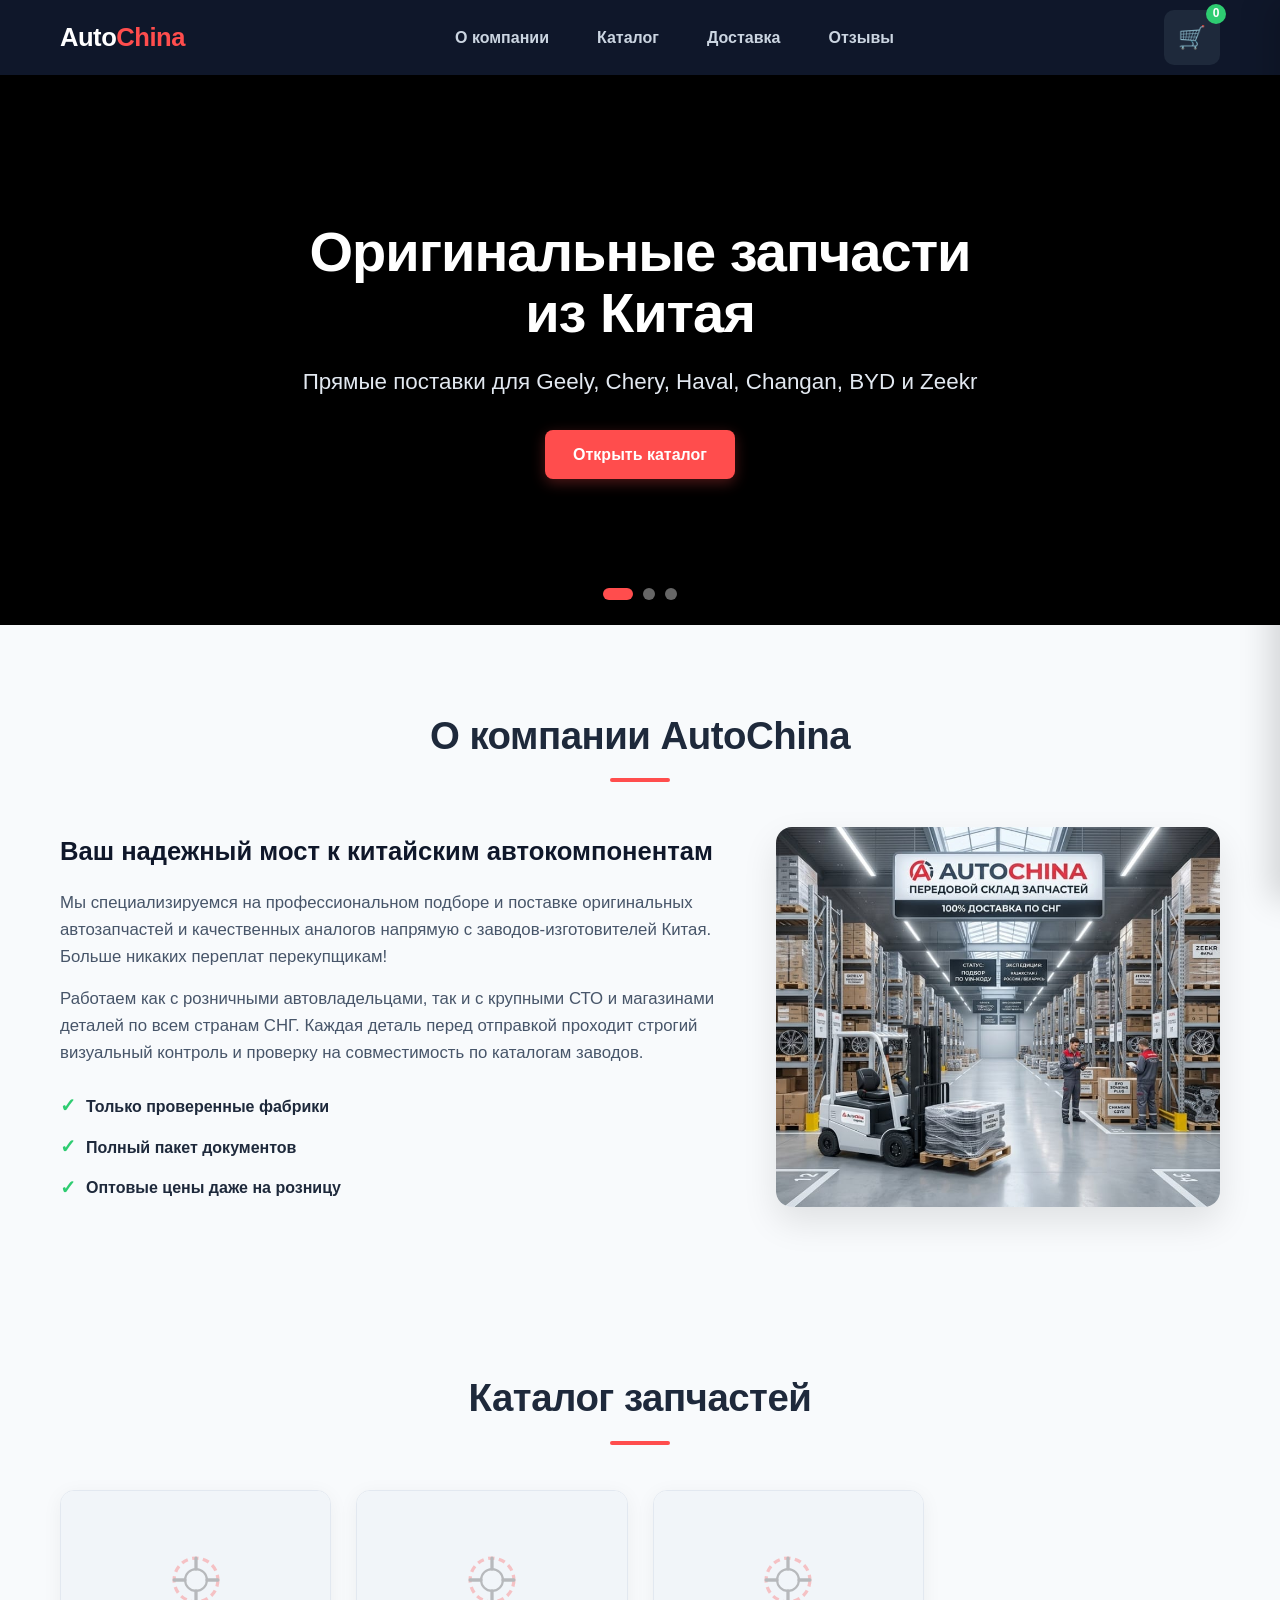
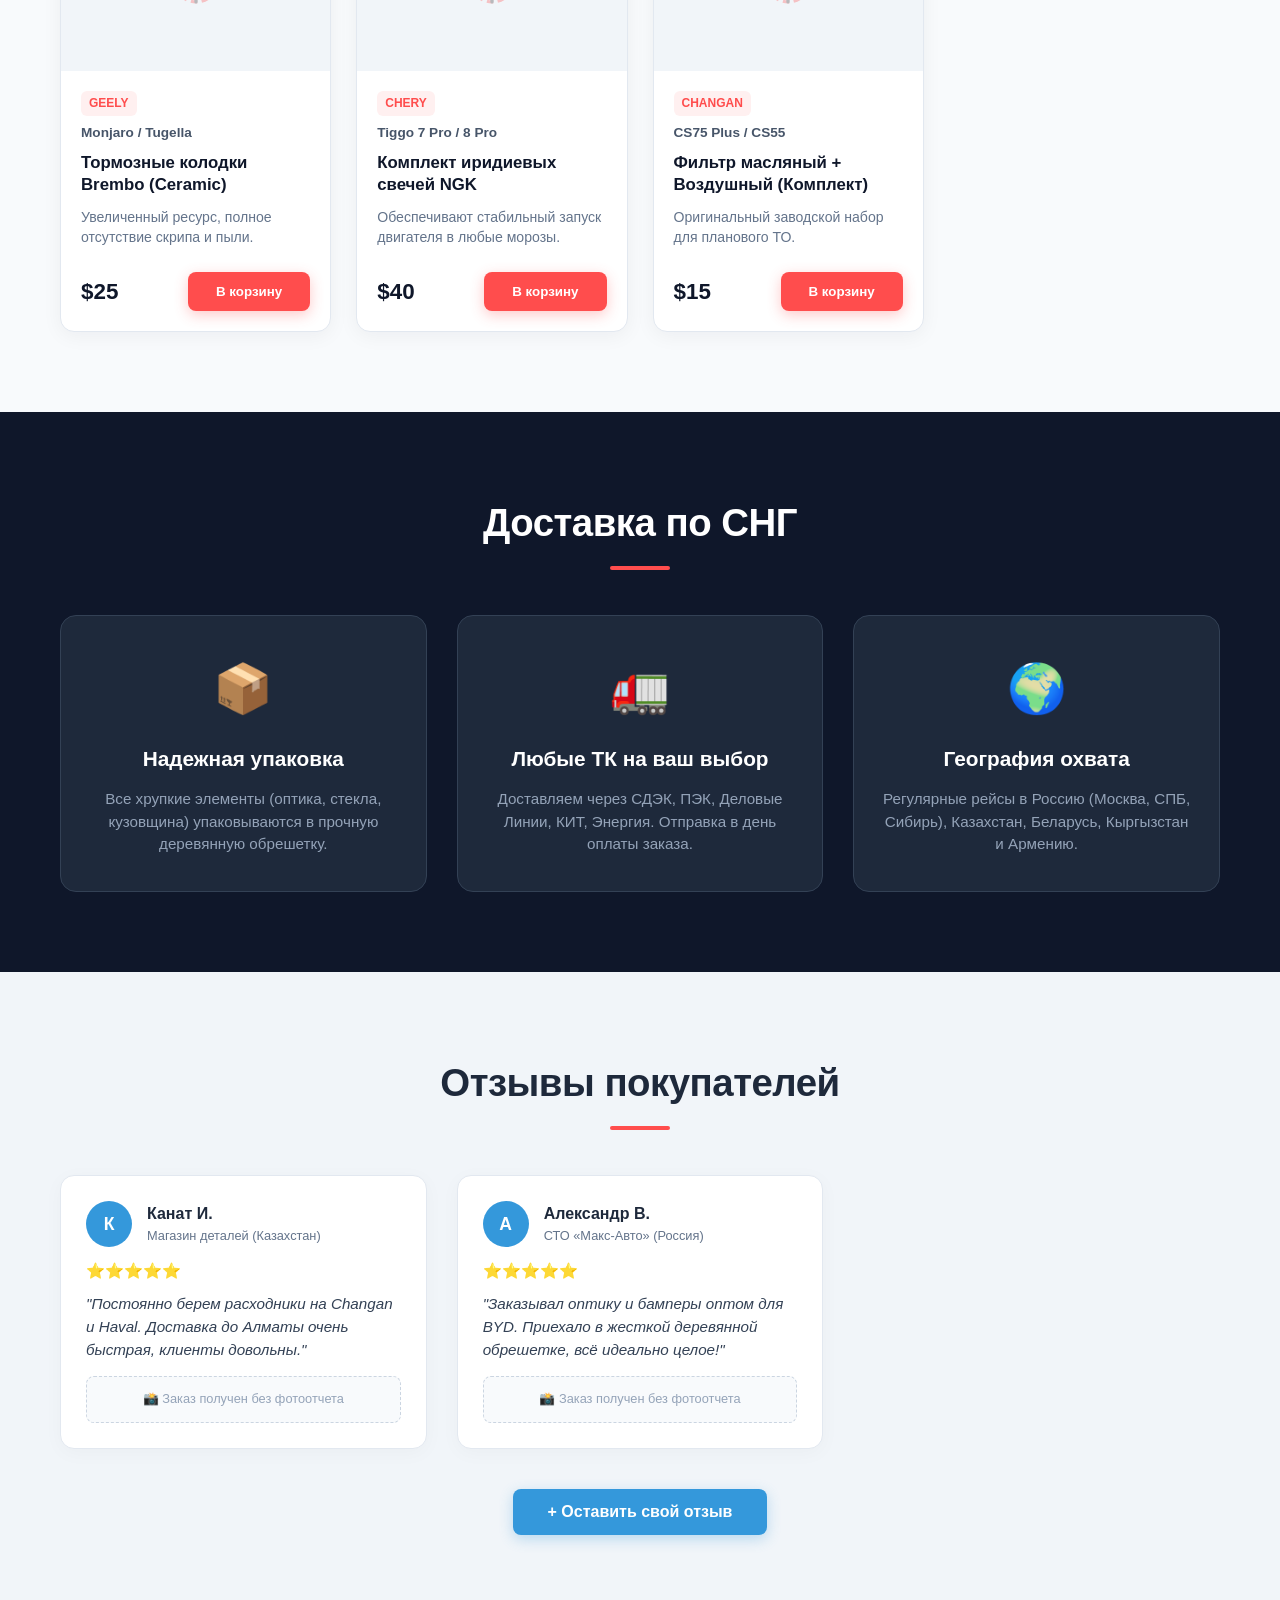
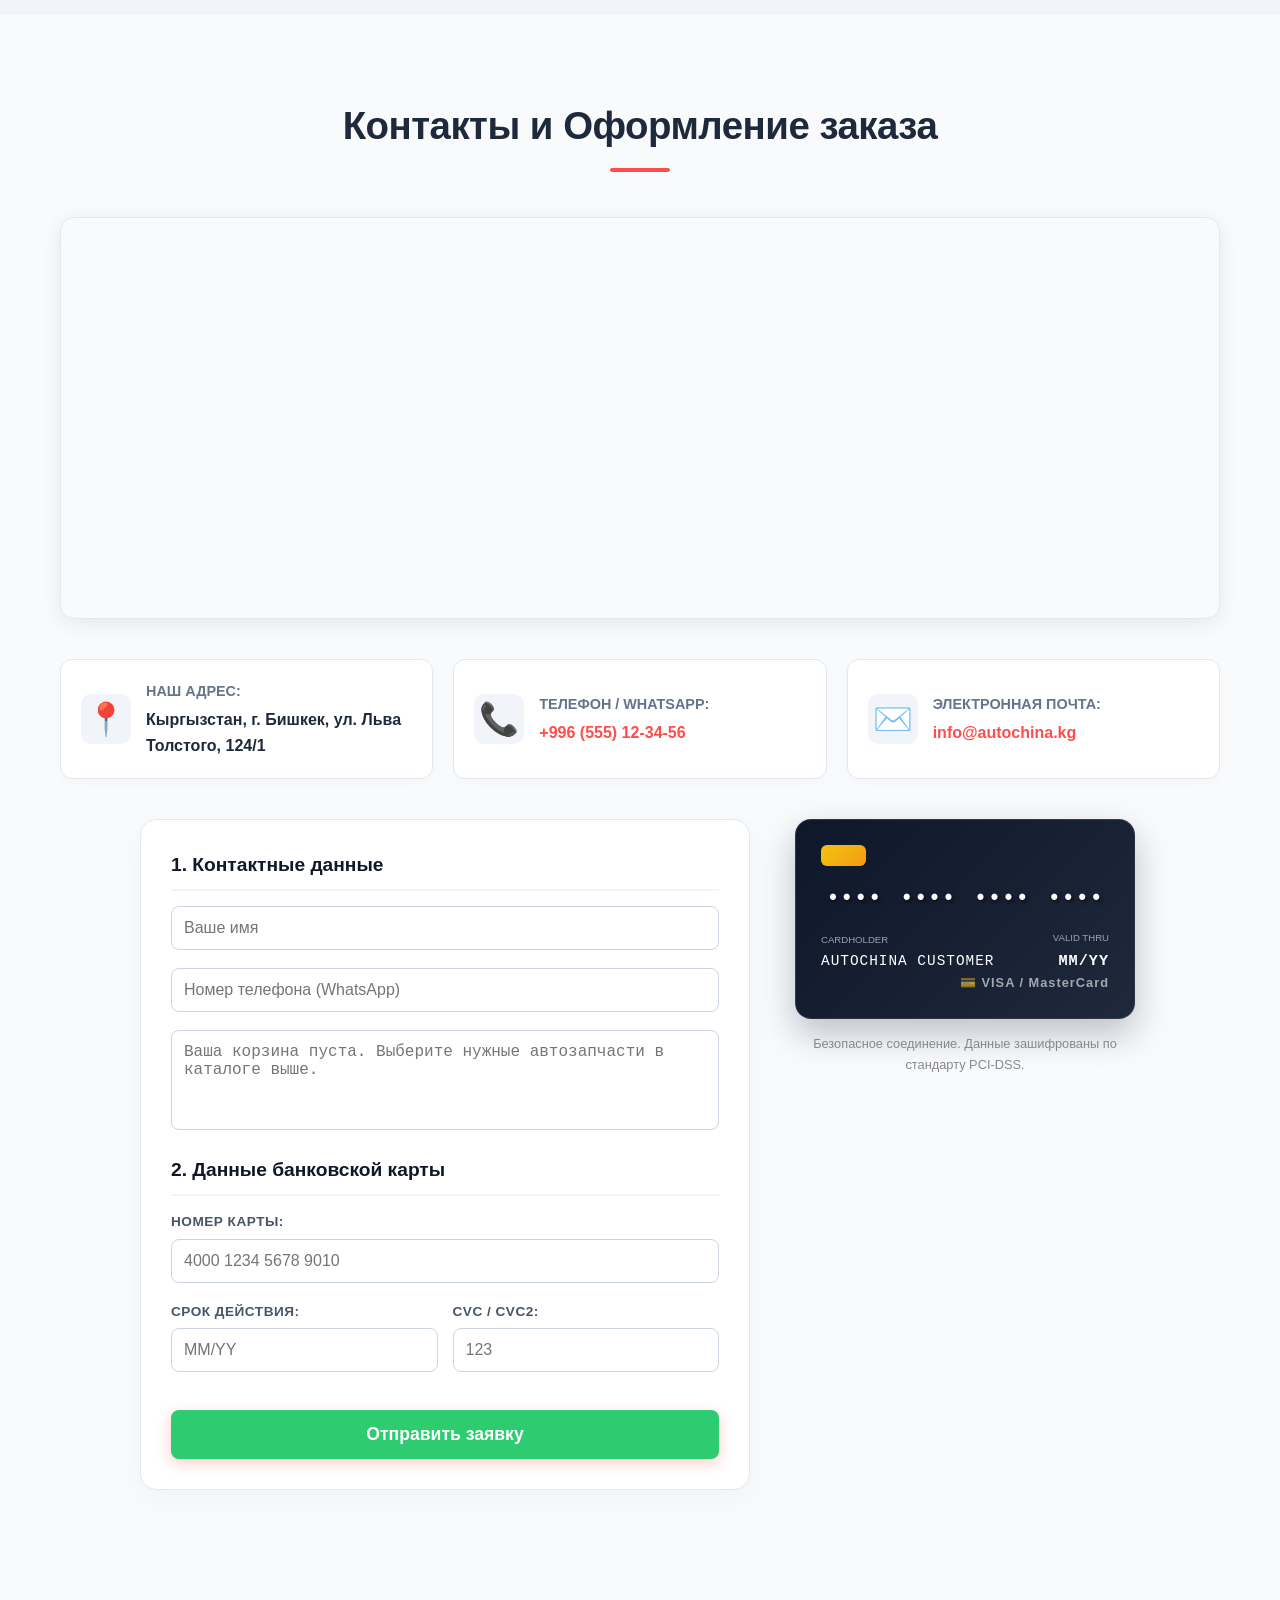
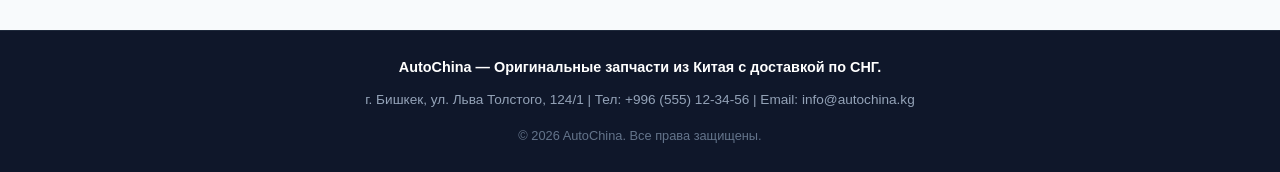
<file: index.html>
<!DOCTYPE html>
<html lang="ru">
<head>
    <meta charset="UTF-8">
    <meta name="viewport" content="width=device-width, initial-scale=1.0">
    <title>AutoChina — Премиум запчасти из Китая с доставкой по СНГ</title>
    <link rel="stylesheet" href="zap.css">
</head>
<body>

    <header class="header">
        <div class="container header__container">
            <a href="#" class="logo">Auto<span>China</span></a>
            
            <button class="menu-burger" id="menu-burger" aria-label="Открыть меню">
                <span></span><span></span><span></span>
            </button>

            <nav class="nav" id="nav">
                <ul class="nav__list">
                    <li><a href="#about" class="nav__link">О компании</a></li>
                    <li><a href="#catalog" class="nav__link">Каталог</a></li>
                    <li><a href="#delivery" class="nav__link">Доставка</a></li>
                    <li><a href="#reviews" class="nav__link">Отзывы</a></li>
                </ul>
            </nav>
            
            <div class="cart-icon-wrapper" id="cart-toggle">
                <span class="cart-icon">🛒</span>
                <span class="cart-counter" id="cart-counter">0</span>
            </div>
        </div>
    </header>

    <div class="cart-sidebar" id="cart-sidebar">
        <div class="cart-sidebar__header">
            <h3>Ваша корзина</h3>
            <button class="cart-sidebar__close" id="cart-close">×</button>
        </div>
        <div class="cart-sidebar__items" id="cart-items">
            <p class="cart-empty-text">Корзина пока пуста</p>
        </div>
        <div class="cart-sidebar__footer">
            <div class="cart-total">Итого: <span id="cart-total-price">$0</span></div>
            <button class="btn cart-checkout-btn" id="cart-checkout">Перейти к оформлению</button>
        </div>
    </div>

    <section class="hero-slider">
        <div class="slider-container" id="slider-container">
            <div class="slide active" style="background-image: linear-gradient(rgba(0,0,0,0.6), rgba(0,0,0,0.6)), url('https://images.unsplash.com/photo-1617814076367-b759c7d7e738?q=80&w=1200&auto=format&fit=crop');">
                <div class="slide-content">
                    <h1>Оригинальные запчасти из Китая</h1>
                    <p>Прямые поставки для Geely, Chery, Haval, Changan, BYD и Zeekr</p>
                    <a href="#catalog" class="btn">Открыть каталог</a>
                </div>
            </div>
            <div class="slide" style="background-image: linear-gradient(rgba(0,0,0,0.6), rgba(0,0,0,0.6)), url('https://images.unsplash.com/photo-1563986768609-322da13575f3?q=80&w=1200&auto=format&fit=crop');">
                <div class="slide-content">
                    <h1>Быстрая доставка по всему СНГ</h1>
                    <p>Отправляем надежными ТК в Россию, Казахстан, Беларусь и другие страны</p>
                    <a href="#delivery" class="btn" style="background-color: #3498db;">Подробнее о доставке</a>
                </div>
            </div>
            <div class="slide" style="background-image: linear-gradient(rgba(0,0,0,0.6), rgba(0,0,0,0.6)), url('https://images.unsplash.com/photo-1507136566006-cfc505b114fc?q=80&w=1200&auto=format&fit=crop');">
                <div class="slide-content">
                    <h1>100% Подбор по VIN-коду</h1>
                    <p>Гарантируем точное соответствие каждой детали вашему автомобилю</p>
                    <a href="#contacts" class="btn" style="background-color: #2ecc71;">Оставить заявку</a>
                </div>
            </div>
        </div>
        <div class="slider-dots" id="slider-dots"></div>
    </section>

    <section id="about" class="about">
        <div class="container">
            <h2 class="section-title">О компании AutoChina</h2>
            <div class="about-grid">
                <div class="about-text">
                    <h3>Ваш надежный мост к китайским автокомпонентам</h3>
                    <p>Мы специализируемся на профессиональном подборе и поставке оригинальных автозапчастей и качественных аналогов напрямую с заводов-изготовителей Китая. Больше никаких переплат перекупщикам!</p>
                    <p>Работаем как с розничными автовладельцами, так и с крупными СТО и магазинами деталей по всем странам СНГ. Каждая деталь перед отправкой проходит строгий визуальный контроль и проверку на совместимость по каталогам заводов.</p>
                    <div class="about-features">
                        <div class="feature-badge"><span>✓</span> Только проверенные фабрики</div>
                        <div class="feature-badge"><span>✓</span> Полный пакет документов</div>
                        <div class="feature-badge"><span>✓</span> Оптовые цены даже на розницу</div>
                    </div>
                </div>
                <div class="about-img-box">
                    <img src="./sklad — копия.jpeg" alt="Склад запчастей">
                </div>
            </div>
        </div>
    </section>

    <section id="catalog" class="catalog">
        <div class="container">
            <h2 class="section-title">Каталог запчастей</h2>
            <div class="grid-catalog" id="catalog-grid"></div>
        </div>
    </section>

    <section id="delivery" class="delivery">
        <div class="container">
            <h2 class="section-title">Доставка по СНГ</h2>
            <div class="delivery-cards">
                <div class="del-card">
                    <div class="del-card__icon">📦</div>
                    <h4>Надежная упаковка</h4>
                    <p>Все хрупкие элементы (оптика, стекла, кузовщина) упаковываются в прочную деревянную обрешетку.</p>
                </div>
                <div class="del-card">
                    <div class="del-card__icon">🚛</div>
                    <h4>Любые ТК на ваш выбор</h4>
                    <p>Доставляем через СДЭК, ПЭК, Деловые Линии, КИТ, Энергия. Отправка в день оплаты заказа.</p>
                </div>
                <div class="del-card">
                    <div class="del-card__icon">🌍</div>
                    <h4>География охвата</h4>
                    <p>Регулярные рейсы в Россию (Москва, СПБ, Сибирь), Казахстан, Беларусь, Кыргызстан и Армению.</p>
                </div>
            </div>
        </div>
    </section>

    <section id="reviews" class="reviews">
        <div class="container" style="text-align: center;">
            <h2 class="section-title">Отзывы покупателей</h2>
            <div class="grid-reviews" id="reviews-grid"></div>
            <button id="open-review-modal-btn" class="btn btn-review">+ Оставить свой отзыв</button>
        </div>
    </section>

    <div class="modal-overlay" id="review-modal">
        <div class="modal-window">
            <div class="modal-window__header">
                <h3>Написать отзыв</h3>
                <button id="close-review-modal-btn" class="modal-window__close">×</button>
            </div>
            <form id="add-review-form" style="padding: 20px;">
                <div class="form-group">
                    <label>Ваше имя:</label>
                    <input type="text" id="review-name" placeholder="Пример: Иван И." required class="form__input">
                </div>
                <div class="form-group">
                    <label>Ваше авто / Компания:</label>
                    <input type="text" id="review-status" placeholder="Пример: Владелец Geely Monjaro" required class="form__input">
                </div>
                <div class="form-group">
                    <label>Ваша оценка:</label>
                    <select id="review-stars" class="form__input">
                        <option value="⭐⭐⭐⭐⭐">5 из 5 (Отлично)</option>
                        <option value="⭐⭐⭐⭐">4 из 5 (Хорошо)</option>
                        <option value="⭐⭐⭐">3 из 5 (Нормально)</option>
                        <option value="⭐⭐">2 из 5 (Плохо)</option>
                        <option value="⭐">1 из 5 (Ужасно)</option>
                    </select>
                </div>
                <div class="form-group">
                    <label>Текст отзыва:</label>
                    <textarea id="review-text" placeholder="Напишите ваш отзыв здесь..." required class="form__input" style="height: 90px; resize: none;"></textarea>
                </div>
                <div class="form-group">
                    <label>Прикрепить фото к отзыву:</label>
                    <input type="file" id="review-file" accept="image/*" class="form__input">
                </div>
                <button type="submit" class="btn" style="width: 100%; margin-top: 10px;">Опубликовать на сайт</button>
            </form>
        </div>
    </div>

    <section id="admin-panel" class="admin-panel style-admin-hidden">
        <div class="container">
            <h2 class="section-title">Панель управления запчастями (Секретный режим)</h2>
            <div class="admin-wrapper">
                <form id="admin-form" class="admin-form">
                    <h3>Добавить новую деталь на сайт</h3>
                    <div class="form-group">
                        <label>Название запчасти:</label>
                        <input type="text" id="admin-title" placeholder="Тормозные диски вентилируемые" required class="form__input">
                    </div>
                    <div class="admin-grid-inputs">
                        <div class="form-group">
                            <label>Марка авто:</label>
                            <input type="text" id="admin-brand" placeholder="Geely, Chery" required class="form__input">
                        </div>
                        <div class="form-group">
                            <label>Модели:</label>
                            <input type="text" id="admin-models" placeholder="Monjaro, Tugella" required class="form__input">
                        </div>
                        <div class="form-group">
                            <label>Цена ($):</label>
                            <input type="number" id="admin-price" placeholder="150" required class="form__input">
                        </div>
                    </div>
                    <div class="form-group">
                        <label>Описание:</label>
                        <input type="text" id="admin-desc" placeholder="Усиленный ресурс" required class="form__input">
                    </div>
                    <div class="form-group">
                        <label>Загрузить фото товара:</label>
                        <input type="file" id="admin-file" accept="image/*" class="form__input">
                    </div>
                    <button type="submit" class="btn" style="background-color: #2ecc71; width:100%;">Опубликовать деталь</button>
                </form>
            </div>
        </div>
    </section>

    <section id="contacts" class="contacts">
        <div class="container">
            <h2 class="section-title">Контакты и Оформление заказа</h2>
            <div class="map-wrapper" style="width: 100%; margin-top: 20px; margin-bottom: 40px; border-radius: 14px; overflow: hidden; box-shadow: 0 4px 20px rgba(0,0,0,0.08); border: 1px solid #e2e8f0;">
    <iframe 
        src="https://www.google.com/maps/embed?pb=!1m18!1m12!1m3!1d2924.444583163148!2d74.56847057659424!3d42.863456803816654!2m3!1f0!2f0!3f0!3m2!1i1024!2i768!4f13.1!3m3!1m2!1s0x389ec83bdfdcf501%3A0x67db9b1a50a3000!2z0YPQuy4g0JvRjNCy0LAg0KLQvtC70YHRgtC-0LPQviwg0JHQuNGI0LrQtdC6!5e0!3m2!1sru!2skg!4v1718025000000!5m2!1sru!2skg" 
        width="100%" 
        height="400" 
        style="border:0; display: block;" 
        allowfullscreen="" 
        loading="lazy" 
        referrerpolicy="no-referrer-when-downgrade">
    </iframe>
</div>
            <div class="contact-info-badges">
                <div class="info-badge">
                    <span class="info-badge__icon">📍</span>
                    <div>
                        <h4>Наш адрес:</h4>
                        <p>Кыргызстан, г. Бишкек, ул. Льва Толстого, 124/1</p>
                    </div>
                </div>
                <div class="info-badge">
                    <span class="info-badge__icon">📞</span>
                    <div>
                        <h4>Телефон / WhatsApp:</h4>
                        <p><a href="https://wa.me/996555123456" target="_blank" class="contact-link">+996 (555) 12-34-56</a></p>
                    </div>
                </div>
                <div class="info-badge">
                    <span class="info-badge__icon">✉️</span>
                    <div>
                        <h4>Электронная почта:</h4>
                        <p><a href="mailto:info@autochina.kg" class="contact-link">info@autochina.kg</a></p>
                    </div>
                </div>
            </div>

            <div class="order-payment-container">
                <div class="form-wrapper">
                    <form class="form" id="order-form">
                        <h3>1. Контактные данные</h3>
                        <div class="form-group">
                            <input type="text" placeholder="Ваше имя" required class="form__input">
                        </div>
                        <div class="form-group">
                            <input type="tel" placeholder="Номер телефона (WhatsApp)" required class="form__input">
                        </div>
                        <div class="form-group">
                            <textarea id="form-car-vin" placeholder="Ваша корзина пуста. Выберите нужные автозапчасти в каталоге выше." required class="form__input" style="height: 100px; resize: none;"></textarea>
                        </div>
                        
                        <h3 style="margin-top: 25px; margin-bottom: 15px;">2. Данные банковской карты</h3>
                        <div class="form-group">
                            <label>Номер карты:</label>
                            <input type="text" id="card-input-number" placeholder="4000 1234 5678 9010" maxlength="19" required class="form__input">
                        </div>
                        <div style="display: grid; grid-template-columns: 1fr 1fr; gap: 15px;">
                            <div class="form-group">
                                <label>Срок действия:</label>
                                <input type="text" id="card-input-expiry" placeholder="MM/YY" maxlength="5" required class="form__input">
                            </div>
                            <div class="form-group">
                                <label>CVC / CVC2:</label>
                                <input type="password" id="card-input-cvc" placeholder="123" maxlength="3" required class="form__input">
                            </div>
                        </div>
                        <button type="submit" class="btn form__btn" style="width: 100%; margin-top: 20px; background-color: #2ecc71; font-size: 1.1rem; padding: 14px;">Отправить заявку</button>
                    </form>
                </div>

                <div class="card-visual-wrapper">
                    <div class="bank-card" id="bank-card-view">
                        <div class="bank-card__chip"></div>
                        <div class="bank-card__number" id="card-view-number">•••• •••• •••• ••••</div>
                        <div class="bank-card__row">
                            <div>
                                <div class="bank-card__label">CARDHOLDER</div>
                                <div class="bank-card__holder">AUTOCHINA CUSTOMER</div>
                            </div>
                            <div style="text-align: right;">
                                <div class="bank-card__label">VALID THRU</div>
                                <div class="bank-card__expiry" id="card-view-expiry">MM/YY</div>
                            </div>
                        </div>
                        <div class="bank-card__system">💳 VISA / MasterCard</div>
                    </div>
                    <p style="font-size: 0.8rem; color: #888; text-align: center; margin-top: 15px; max-width: 320px;">
                        Безопасное соединение. Данные зашифрованы по стандарту PCI-DSS.
                    </p>
                </div>
            </div>
        </div>
    </section>

    <footer class="footer">
        <div class="container">
            <p style="margin-bottom: 10px; font-weight: 600; color: #fff;">AutoChina — Оригинальные запчасти из Китая с доставкой по СНГ.</p>
            <p style="font-size: 0.85rem; margin-bottom: 15px;">
                г. Бишкек, ул. Льва Толстого, 124/1 | Тел: +996 (555) 12-34-56 | Email: info@autochina.kg
            </p>
            <p style="font-size: 0.8rem; color: #64748b;">&copy; 2026 AutoChina. Все права защищены.</p>
        </div>
    </footer>

    <script src="zap.js"></script>
</body>
</html>
</file>
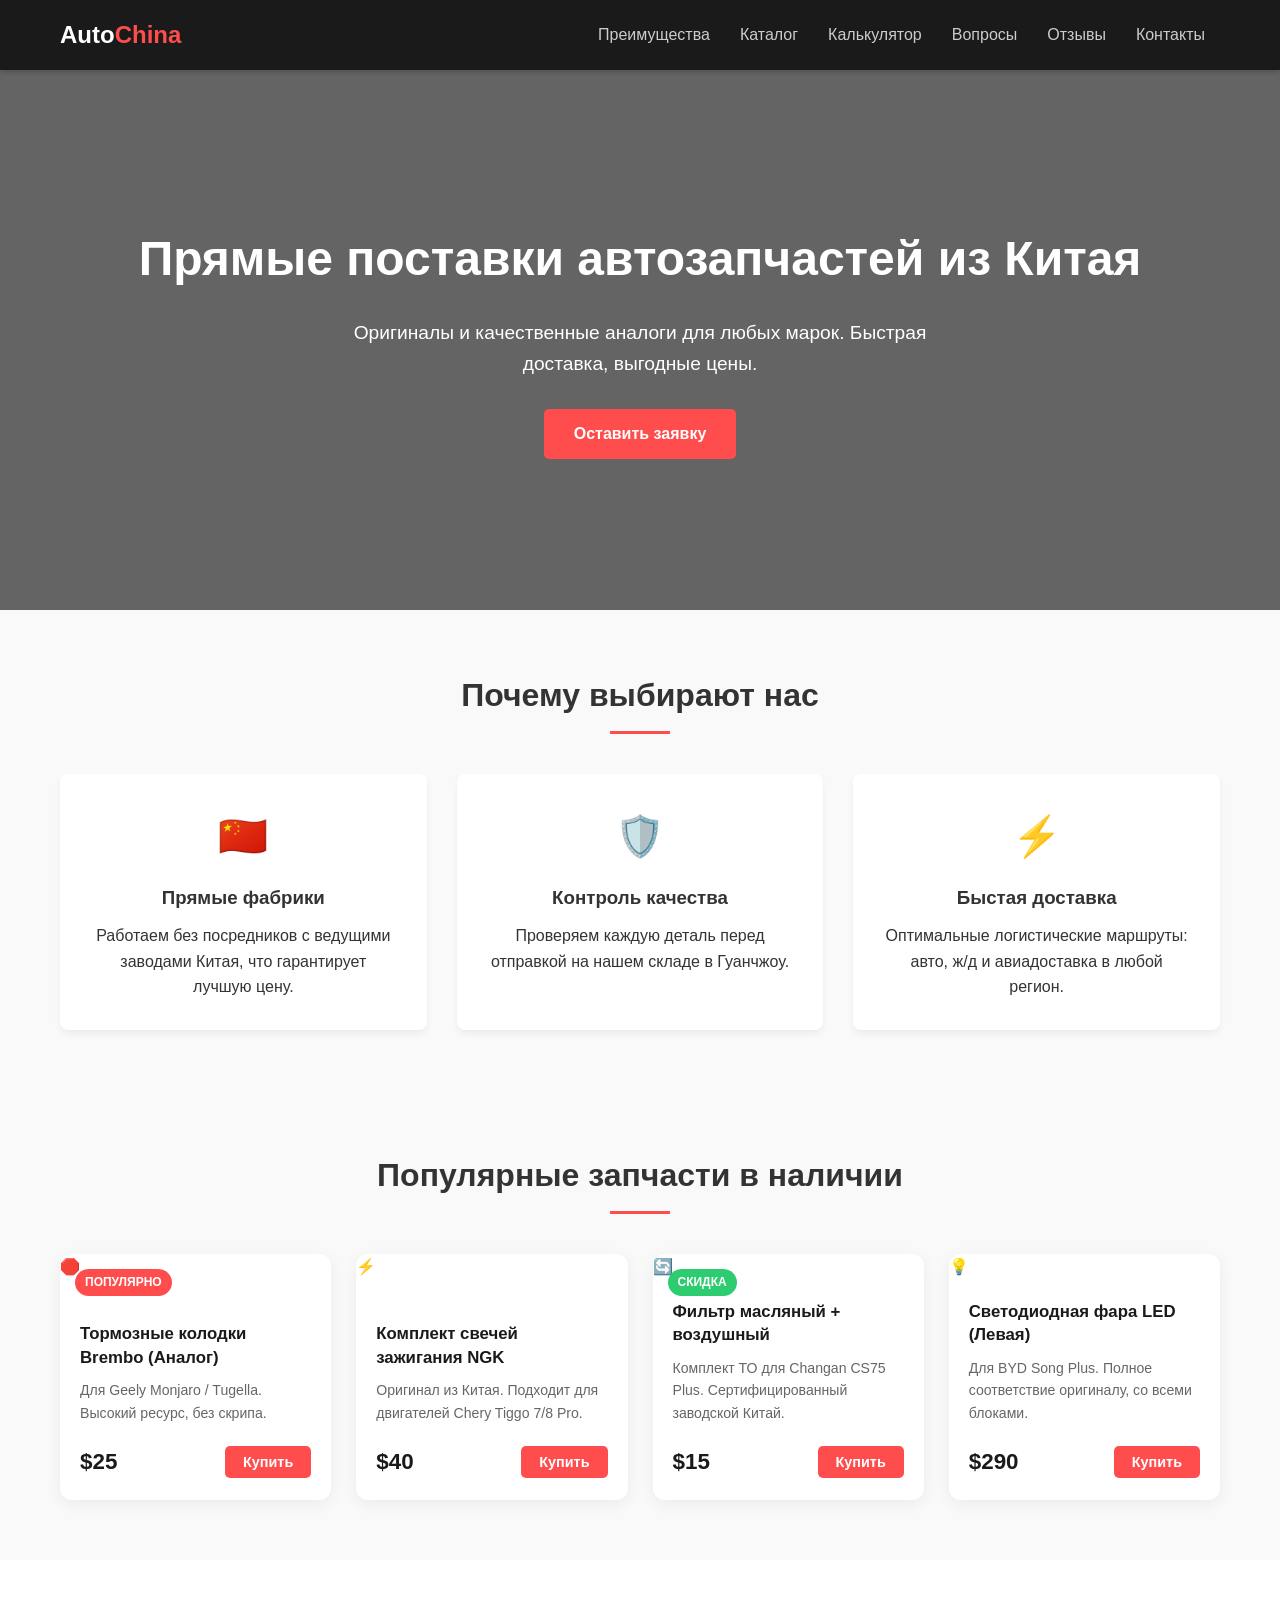
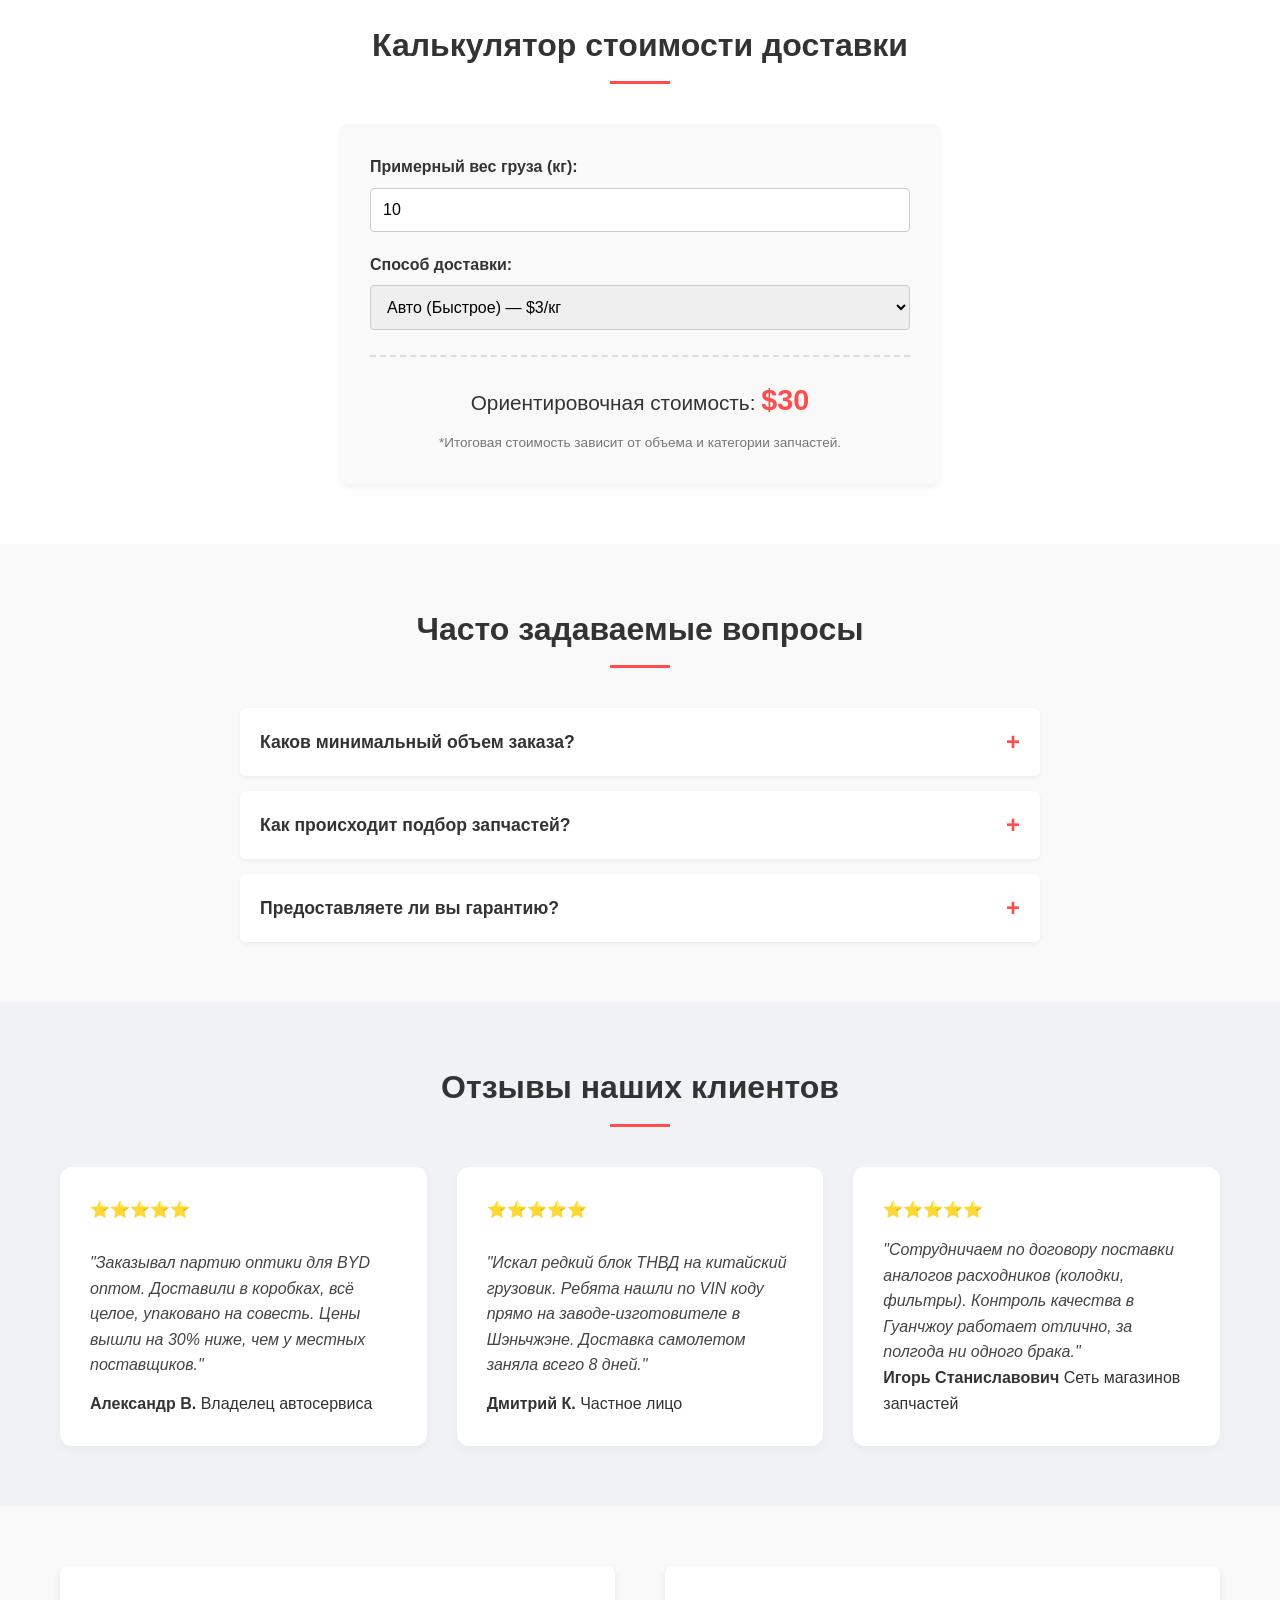
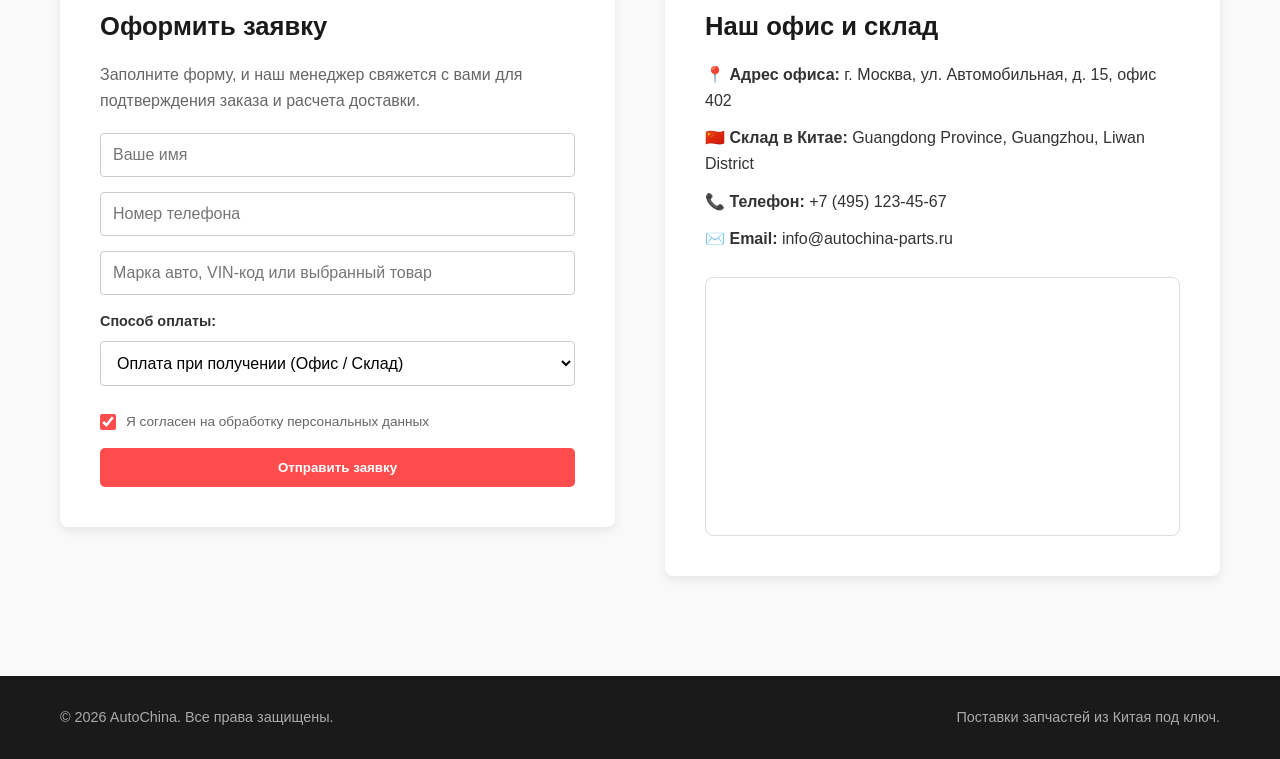
<file: auto.html>
<!DOCTYPE html>
<html lang="ru">
<head>
    <meta charset="UTF-8">
    <meta name="viewport" content="width=device-width, initial-scale=1.0">
    <title>AutoChina — Автозапчасти из Китая оптом и в розницу</title>
    <link rel="stylesheet" href="auto.css">
</head>
<body>

    <header class="header">
        <div class="container header__container">
            <a href="#" class="logo">Auto<span>China</span></a>
            <nav class="nav" id="nav">
                <ul class="nav__list">
                    <li><a href="#advantages" class="nav__link">Преимущества</a></li>
                    <li><a href="#catalog" class="nav__link">Каталог</a></li>
                    <li><a href="#calculator" class="nav__link">Калькулятор</a></li>
                    <li><a href="#faq" class="nav__link">Вопросы</a></li>
                    <li><a href="#reviews" class="nav__link">Отзывы</a></li>
                    <li><a href="#contacts" class="nav__link">Контакты</a></li>
                </ul>
            </nav>
            <button class="burger" id="burger" aria-label="Открыть меню">
                <span></span><span></span><span></span>
            </button>
        </div>
    </header>

    <section class="hero">
        <div class="container hero__container">
            <h1 class="hero__title">Прямые поставки автозапчастей из Китая</h1>
            <p class="hero__subtitle">Оригиналы и качественные аналоги для любых марок. Быстрая доставка, выгодные цены.</p>
            <a href="#contacts" class="btn">Оставить заявку</a>
        </div>
    </section>

    <section id="advantages" class="advantages">
        <div class="container">
            <h2 class="section-title">Почему выбирают нас</h2>
            <div class="grid-3">
                <div class="card">
                    <div class="card__icon">🇨🇳</div>
                    <h3>Прямые фабрики</h3>
                    <p>Работаем без посредников с ведущими заводами Китая, что гарантирует лучшую цену.</p>
                </div>
                <div class="card">
                    <div class="card__icon">🛡️</div>
                    <h3>Контроль качества</h3>
                    <p>Проверяем каждую деталь перед отправкой на нашем складе в Гуанчжоу.</p>
                </div>
                <div class="card">
                    <div class="card__icon">⚡</div>
                    <h3>Быстая доставка</h3>
                    <p>Оптимальные логистические маршруты: авто, ж/д и авиадоставка в любой регион.</p>
                </div>
            </div>
        </div>
    </section>

    <section id="catalog" class="catalog">
        <div class="container">
            <h2 class="section-title">Популярные запчасти в наличии</h2>
            <div class="grid-4">
                
                <div class="product-card">
                    <div class="product-card__badge">Популярно</div>
                    <div class="product-card__img">🛑</div>
                    <div class="product-card__body">
                        <h3 class="product-card__title">Тормозные колодки Brembo (Аналог)</h3>
                        <p class="product-card__desc">Для Geely Monjaro / Tugella. Высокий ресурс, без скрипа.</p>
                        <div class="product-card__footer">
                            <span class="product-card__price">$25</span>
                            <button type="button" class="btn product-card__btn" data-product="Тормозные колодки Geely Monjaro">Купить</button>
                        </div>
                    </div>
                </div>

                <div class="product-card">
                    <div class="product-card__img">⚡</div>
                    <div class="product-card__body">
                        <h3 class="product-card__title">Комплект свечей зажигания NGK</h3>
                        <p class="product-card__desc">Оригинал из Китая. Подходит для двигателей Chery Tiggo 7/8 Pro.</p>
                        <div class="product-card__footer">
                            <span class="product-card__price">$40</span>
                            <button type="button" class="btn product-card__btn" data-product="Свечи зажигания Chery Tiggo">Купить</button>
                        </div>
                    </div>
                </div>

                <div class="product-card">
                    <div class="product-card__badge style-sale">Скидка</div>
                    <div class="product-card__img">🔄</div>
                    <div class="product-card__body">
                        <h3 class="product-card__title">Фильтр масляный + воздушный</h3>
                        <p class="product-card__desc">Комплект ТО для Changan CS75 Plus. Сертифицированный заводской Китай.</p>
                        <div class="product-card__footer">
                            <span class="product-card__price">$15</span>
                            <button type="button" class="btn product-card__btn" data-product="Комплект ТО Changan CS75">Купить</button>
                        </div>
                    </div>
                </div>

                <div class="product-card">
                    <div class="product-card__img">💡</div>
                    <div class="product-card__body">
                        <h3 class="product-card__title">Светодиодная фара LED (Левая)</h3>
                        <p class="product-card__desc">Для BYD Song Plus. Полное соответствие оригиналу, со всеми блоками.</p>
                        <div class="product-card__footer">
                            <span class="product-card__price">$290</span>
                            <button type="button" class="btn product-card__btn" data-product="Фара BYD Song Plus">Купить</button>
                        </div>
                    </div>
                </div>

            </div>
        </div>
    </section>

    <section id="calculator" class="calculator">
        <div class="container">
            <h2 class="section-title">Калькулятор стоимости доставки</h2>
            <div class="calc-wrapper">
                <div class="calc-form">
                    <div class="form-group">
                        <label for="weight">Примерный вес груза (кг):</label>
                        <input type="number" id="weight" value="10" min="1" class="form__input">
                    </div>
                    <div class="form-group">
                        <label for="transport">Способ доставки:</label>
                        <select id="transport" class="form__input">
                            <option value="auto" data-price="3">Авто (Быстрое) — $3/кг</option>
                            <option value="train" data-price="1.5">Ж/Д (Оптимальное) — $1.5/кг</option>
                            <option value="air" data-price="8">Авиа (Срочное) — $8/кг</option>
                        </select>
                    </div>
                    <div class="calc-result">
                        <p>Ориентировочная стоимость: <strong id="total-price">$30</strong></p>
                        <span class="calc-note">*Итоговая стоимость зависит от объема и категории запчастей.</span>
                    </div>
                </div>
            </div>
        </div>
    </section>

    <section id="faq" class="faq">
        <div class="container">
            <h2 class="section-title">Часто задаваемые вопросы</h2>
            <div class="faq-wrapper">
                <div class="faq-item">
                    <button type="button" class="faq-question">Каков минимальный объем заказа? <span>+</span></button>
                    <div class="faq-answer">
                        <p>Мы работаем как с оптовыми клиентами, так и с розничными заказами. Минимальная сумма для заказа автозапчастей напрямую с фабрик Китая составляет всего $300.</p>
                    </div>
                </div>
                <div class="faq-item">
                    <button type="button" class="faq-question">Как происходит подбор запчастей? <span>+</span></button>
                    <div class="faq-answer">
                        <p>Вы оставляете заявку с VIN-кодом автомобиля или оригинальным артикулом детали. Наши специалисты в Китае связываются напрямую с производителями и находят точное соответствие.</p>
                    </div>
                </div>
                <div class="faq-item">
                    <button type="button" class="faq-question">Предоставляете ли вы гарантию? <span>+</span></button>
                    <div class="faq-answer">
                        <p>Да, на все поставляемые запчасти действует официальная гарантия завода-изготовителя (обычно от 6 до 12 месяцев). Перед отправкой мы визуально проверяем товар на брак.</p>
                    </div>
                </div>
            </div>
        </div>
    </section>

    <section id="reviews" class="reviews">
        <div class="container">
            <h2 class="section-title">Отзывы наших клиентов</h2>
            <div class="grid-3">
                <div class="review-card">
                    <div class="review-card__stars">⭐⭐⭐⭐⭐</div>
                    <p class="review-card__text">"Заказывал партию оптики для BYD оптом. Доставили в коробках, всё целое, упаковано на совесть. Цены вышли на 30% ниже, чем у местных поставщиков."</p>
                    <div class="review-card__author">
                        <strong>Александр В.</strong>
                        <span>Владелец автосервиса</span>
                    </div>
                </div>
                <div class="review-card">
                    <div class="review-card__stars">⭐⭐⭐⭐⭐</div>
                    <p class="review-card__text">"Искал редкий блок ТНВД на китайский грузовик. Ребята нашли по VIN коду прямо на заводе-изготовителе в Шэньчжэне. Доставка самолетом заняла всего 8 дней."</p>
                    <div class="review-card__author">
                        <strong>Дмитрий К.</strong>
                        <span>Частное лицо</span>
                    </div>
                </div>
                <div class="review-card">
                    <div class="review-card__stars">⭐⭐⭐⭐⭐</div>
                    <p class="review-card__text">"Сотрудничаем по договору поставки аналогов расходников (колодки, фильтры). Контроль качества в Гуанчжоу работает отлично, за полгода ни одного брака."</p>
                    <div class="review-card__author">
                        <strong>Игорь Станиславович</strong>
                        <span>Сеть магазинов запчастей</span>
                    </div>
                </div>
            </div>
        </div>
    </section>

    <section id="contacts" class="contacts">
        <div class="container contacts__container">
            
            <div class="form-wrapper">
                <h2 class="form-title">Оформить заявку</h2>
                <p style="margin-bottom: 20px; color: #666;">Заполните форму, и наш менеджер свяжется с вами для подтверждения заказа и расчета доставки.</p>
                <form class="form" id="order-form">
                    <input type="text" placeholder="Ваше имя" required class="form__input">
                    <input type="tel" placeholder="Номер телефона" required class="form__input">
                    <input type="text" id="form-car-vin" placeholder="Марка авто, VIN-код или выбранный товар" class="form__input">
                    
                    <div class="form-group" style="margin-bottom: 5px;">
                        <label style="font-size: 0.9rem; font-weight: 600;">Способ оплаты:</label>
                        <select id="payment-method" class="form__input" style="background-color: #fff;">
                            <option value="cash">Оплата при получении (Офис / Склад)</option>
                            <option value="card">Онлайн-оплата банковской картой</option>
                        </select>
                    </div>

                    <div id="card-payment-block" class="card-payment-block" style="display: none;">
                        <div class="credit-card">
                            <div class="credit-card__logo">💳 Pay</div>
                            <div class="credit-card__number" id="preview-card-number">•••• •••• •••• ••••</div>
                            <div class="credit-card__flex">
                                <div class="credit-card__holder" id="preview-card-holder">CARDHOLDER NAME</div>
                                <div class="credit-card__expiry" id="preview-card-expiry">MM/YY</div>
                            </div>
                        </div>
                        
                        <div class="card-inputs">
                            <input type="text" id="card-number" placeholder="Номер карты" class="form__input" maxlength="19">
                            <div class="grid-3" style="gap: 10px;">
                                <input type="text" id="card-expiry" placeholder="ММ/ГГ" class="form__input" maxlength="5">
                                <input type="password" id="card-cvc" placeholder="CVC" class="form__input" maxlength="3">
                            </div>
                            <input type="text" id="card-holder" placeholder="Имя держателя (LAT)" class="form__input" style="text-transform: uppercase;">
                        </div>
                    </div>

                    <label class="form__checkbox-label">
                        <input type="checkbox" required checked class="form__checkbox">
                        <span>Я согласен на обработку персональных данных</span>
                    </label>
                    
                    <button type="submit" class="btn form__btn">Отправить заявку</button>
                </form>
            </div>

            <div class="address-wrapper">
                <h2 class="form-title">Наш офис и склад</h2>
                <div class="address-info">
                    <p>📍 <strong>Адрес офиса:</strong> г. Москва, ул. Автомобильная, д. 15, офис 402</p>
                    <p>🇨🇳 <strong>Склад в Китае:</strong> Guangdong Province, Guangzhou, Liwan District</p>
                    <p>📞 <strong>Телефон:</strong> +7 (495) 123-45-67</p>
                    <p>✉️ <strong>Email:</strong> info@autochina-parts.ru</p>
                </div>
                <div class="map-container">
                    <iframe src="https://yandex.ru/map-widget/v1/?ll=37.622504%2C55.753215&z=12" width="100%" height="250" frameborder="0" allowfullscreen="true" style="position:relative; border-radius: 8px;"></iframe>
                </div>
            </div>

        </div>
    </section>

    <footer class="footer">
        <div class="container footer__container">
            <p>&copy; 2026 AutoChina. Все права защищены.</p>
            <p>Поставки запчастей из Китая под ключ.</p>
        </div>
    </footer>

    <script src="auto.js"></script>
</body>
</html>
</file>
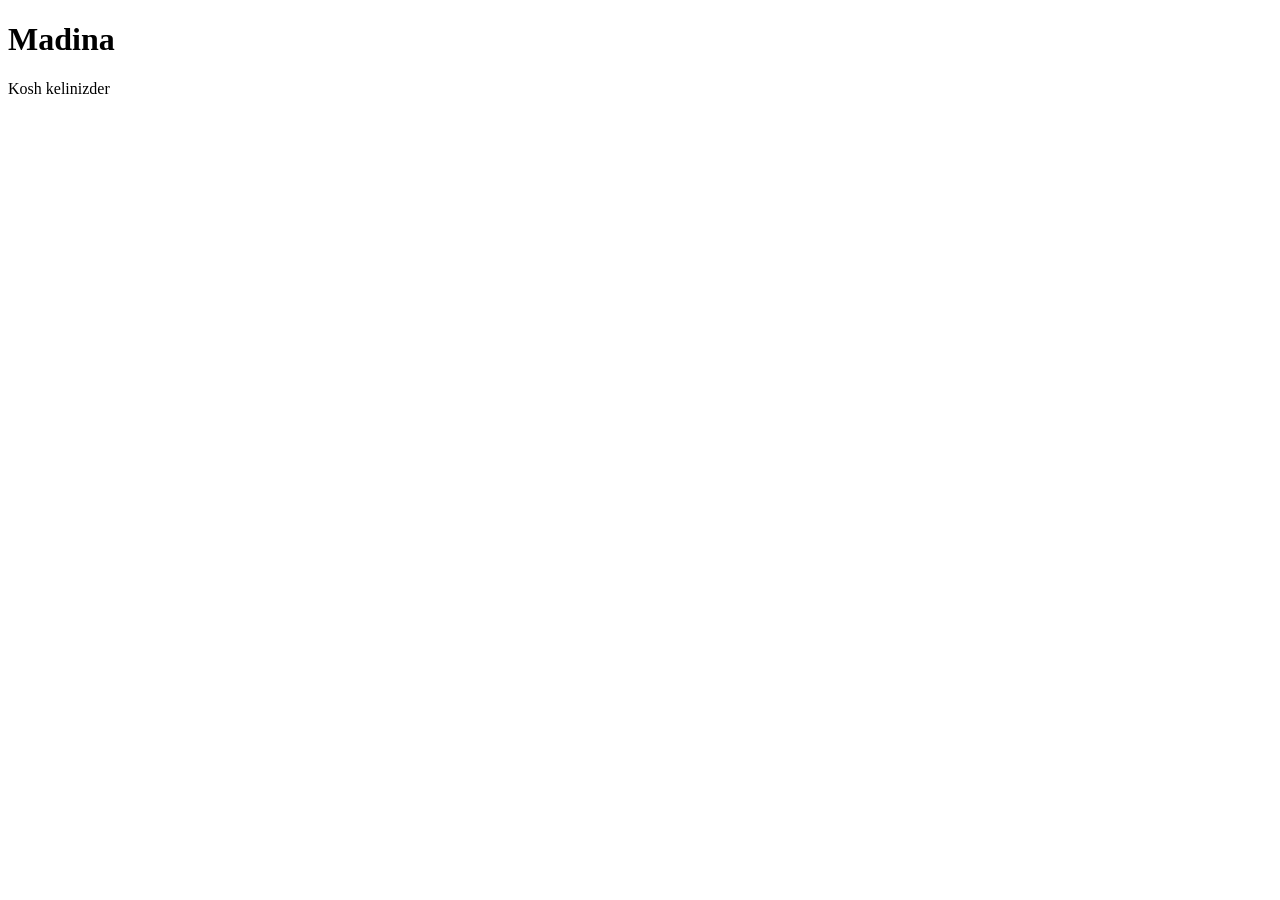
<file: project.html>
<!DOCTYPE html>
<html lang="en">
<head>
    <meta charset="UTF-8">
    <meta name="viewport" content="width=device-width, initial-scale=1.0">
    <title>Document</title>
    <style >

    </style>
</head>
<body>
    <div class="item">
<h1>Madina</h1>
<p class="kosh">Kosh kelinizder</p>


    </div>
    <script src="project.js"></script>
</body>
</html>
</file>
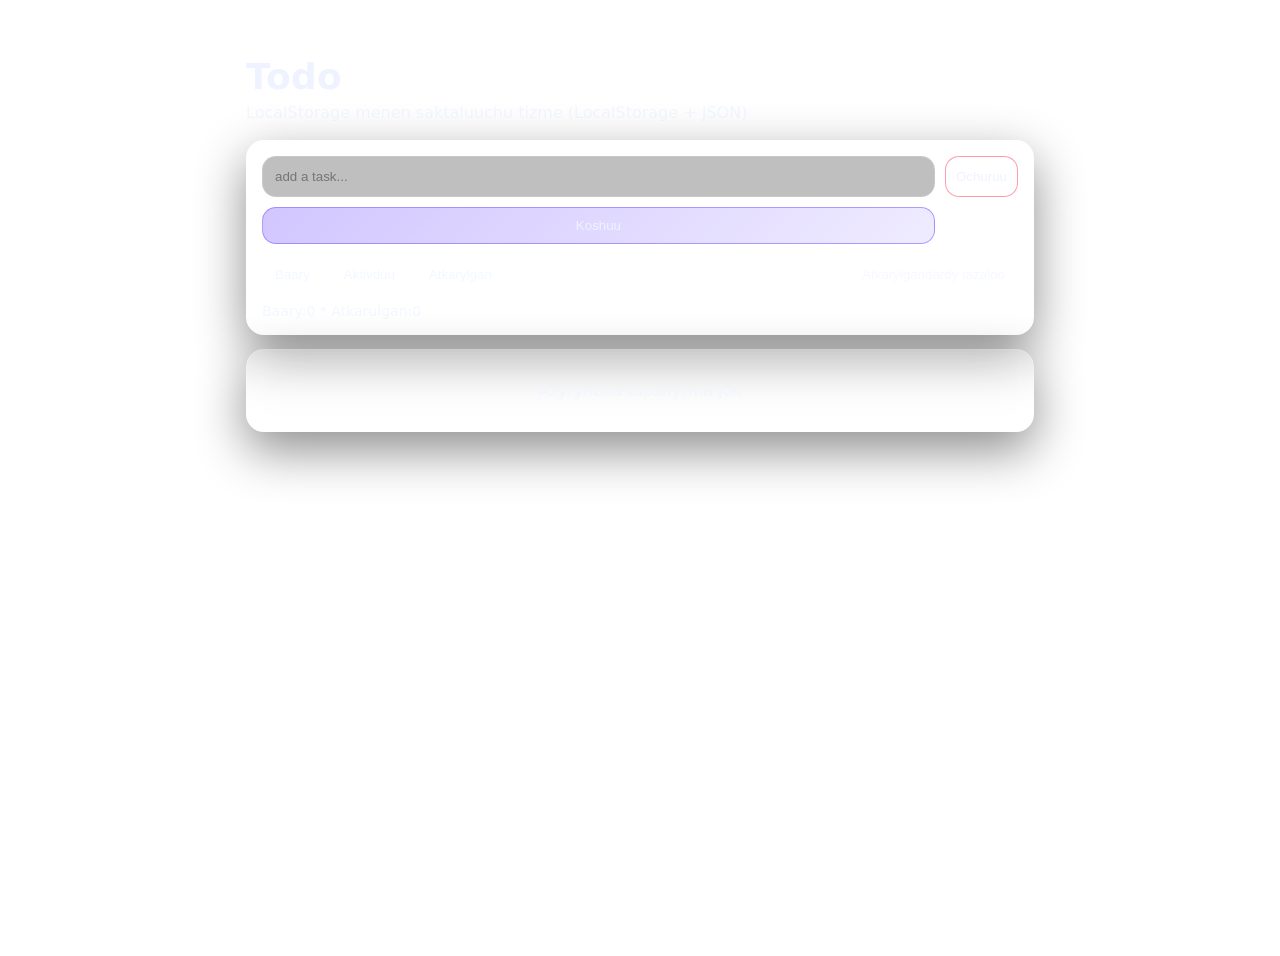
<file: style.html>
<!DOCTYPE html>
<html lang="en">
<head>
    <meta charset="UTF-8">
    <meta name="viewport" content="width=device-width, initial-scale=1.0">
    <title>Persistent Todo (LocalStorage + JSON)</title>
    <link rel="stylesheet" href="./style.css">
</head>
<body>
    <main class="app" aria-labelledby="app-title">
<header class="app__header">
<h1 id="app-title">Todo</h1>
<p class="app__subtitle">LocalStorage menen saktaluuchu tizme (LocalStorage + JSON)</p>
</header>

<section class="card" aria-label="add new task">
<form id="todoForm" class="form" autocomplete="off">
<label for="taskInput" class="sr-only">Tapshyrma</label>
<input
id="taskInput"
type="text"
class="input"
placeholder="add a task..."
maxlength="120"
required
/>
<button class="icon-btn danger">Ochuruu</button>
<button class="btn btn--primary" type="submit">Koshuu</button>
</form>
<div class="toolbar" aria-label="Filters and actions">
<div class="filters" role="tablist" aria-label="Task filter">
    <button class="chip is-active" type="button" data-filter="all" role="tab" aria-selected="true">
        Baary
    </button>
    <button class="chip is-active" type="button" data-filter="all" role="tab" aria-selected="false">
        Aktivduu
    </button>
    <button class="chip is-active" type="button" data-filter="all" role="tab" aria-selected="false">
        Atkarylgan
    </button>
</div>
<div class="actions">
    <button id="clearCompletedBtn" class="btn btn--ghost" type="button">
        Atkarylgandardy tazaloo
    </button>
</div>
</div>

<div class="stats" aria-live="polite">
    <span id="statsText" >0 tapshyrma</span>
</div>
</section>

<section class="card" aria-label="Task list">
<ul id="taskList" class="list" aria-label="Tasks"></ul>

<p id="emptyState" class="empty">
    Azyryncha tapshyrma jok
</p>
</section>
    </main>

    <script src="./style.js"></script>
</body>
</html>
</file>
<file: zap.css>
* {
    box-sizing: border-box;
    margin: 0;
    padding: 0;
}

html {
    scroll-behavior: smooth;
    font-family: 'Segoe UI', -apple-system, BlinkMacSystemFont, Roboto, sans-serif;
    color: #2c3e50;
    background-color: #f8fafc;
}

body {
    line-height: 1.6;
    overflow-x: hidden;
}

.container {
    width: 100%;
    max-width: 1200px;
    margin: 0 auto;
    padding: 0 20px;
}

section {
    padding: 80px 0;
}

/* Заголовки секций с фирменной красной линией */
.section-title {
    text-align: center;
    font-size: 2.4rem;
    font-weight: 800;
    margin-bottom: 45px;
    color: #1e293b;
    letter-spacing: -0.5px;
}

.section-title::after {
    content: '';
    display: block;
    width: 60px;
    height: 4px;
    background-color: #ff4d4d;
    margin: 12px auto 0;
    border-radius: 2px;
}

/* Стильные кнопки */
.btn {
    display: inline-block;
    background-color: #ff4d4d;
    color: #fff;
    padding: 12px 28px;
    border-radius: 8px;
    font-weight: 700;
    transition: all 0.3s ease;
    border: none;
    cursor: pointer;
    text-align: center;
    text-decoration: none;
    box-shadow: 0 4px 14px rgba(255, 77, 77, 0.3);
}

.btn:hover {
    background-color: #e63939;
    transform: translateY(-2px);
    box-shadow: 0 6px 20px rgba(255, 77, 77, 0.4);
}

/* ==========================================================================
   2. ШАПКА САЙТА И НАВИГАЦИЯ
   ========================================================================== */
.header {
    background-color: #0f172a;
    position: sticky;
    top: 0;
    z-index: 1000;
    box-shadow: 0 4px 20px rgba(0,0,0,0.2);
    backdrop-filter: blur(8px);
}

.header__container {
    display: flex;
    justify-content: space-between;
    align-items: center;
    height: 75px;
}

.logo {
    color: #fff;
    font-size: 1.6rem;
    font-weight: 900;
    text-decoration: none;
    letter-spacing: -0.5px;
}

.logo span {
    color: #ff4d4d;
}

.nav {
    transition: all 0.3s ease;
}

.nav__list {
    display: flex;
    list-style: none;
    gap: 20px;
    align-items: center;
}

.nav__link {
    color: #cbd5e1;
    text-decoration: none;
    padding: 8px 14px;
    font-size: 1rem;
    font-weight: 600;
    transition: color 0.2s;
}

.nav__link:hover {
    color: #ff4d4d;
}

/* Кнопка Мобильного Меню (Бургер) */
.menu-burger {
    display: none;
    flex-direction: column;
    justify-content: space-between;
    width: 26px;
    height: 18px;
    background: none;
    border: none;
    cursor: pointer;
}

.menu-burger span {
    width: 100%;
    height: 3px;
    background-color: #fff;
    border-radius: 2px;
    transition: all 0.3s;
}

/* ==========================================================================
   3. КОРЗИНА (ВЫЕЗЖАЮЩАЯ ПАНЕЛЬ СЛРАВА)
   ========================================================================== */
.cart-icon-wrapper {
    position: relative;
    cursor: pointer;
    font-size: 1.4rem;
    background: #1e293b;
    padding: 10px 14px;
    border-radius: 10px;
    transition: background 0.2s;
}

.cart-icon-wrapper:hover {
    background: #334155;
}

.cart-counter {
    position: absolute;
    top: -6px;
    right: -6px;
    background-color: #2ecc71;
    color: #fff;
    font-size: 0.75rem;
    width: 20px;
    height: 20px;
    border-radius: 50%;
    display: flex;
    align-items: center;
    justify-content: center;
    font-weight: bold;
}

.cart-sidebar {
    position: fixed;
    top: 0;
    right: -400px;
    width: 400px;
    height: 100vh;
    background-color: #fff;
    z-index: 2000;
    box-shadow: -10px 0 30px rgba(0,0,0,0.15);
    display: flex;
    flex-direction: column;
    transition: right 0.4s cubic-bezier(0.16, 1, 0.3, 1);
}

.cart-sidebar.active {
    right: 0;
}

.cart-sidebar__header {
    padding: 25px;
    background-color: #0f172a;
    color: #fff;
    display: flex;
    justify-content: space-between;
    align-items: center;
}

.cart-sidebar__close {
    background: none;
    border: none;
    color: #fff;
    font-size: 2rem;
    cursor: pointer;
}

.cart-sidebar__items {
    flex-grow: 1;
    padding: 25px;
    overflow-y: auto;
    display: flex;
    flex-direction: column;
    gap: 15px;
}

.cart-empty-text {
    text-align: center;
    color: #94a3b8;
    margin-top: 30px;
    font-size: 1rem;
}

.cart-item-row {
    display: flex;
    justify-content: space-between;
    align-items: center;
    border-bottom: 1px solid #f1f5f9;
    padding-bottom: 12px;
}

.cart-item-title {
    font-size: 0.95rem;
    font-weight: 600;
    max-width: 220px;
    color: #1e293b;
}

.cart-item-price {
    color: #ff4d4d;
    font-weight: 700;
}

.cart-item-remove {
    background: none;
    border: none;
    color: #94a3b8;
    font-size: 1.4rem;
    cursor: pointer;
    transition: color 0.2s;
}

.cart-item-remove:hover {
    color: #ef4444;
}

.cart-sidebar__footer {
    padding: 25px;
    border-top: 1px solid #e2e8f0;
    background-color: #f8fafc;
}

.cart-total {
    display: flex;
    justify-content: space-between;
    font-size: 1.3rem;
    font-weight: 800;
    margin-bottom: 15px;
    color: #0f172a;
}

.cart-total span {
    color: #ff4d4d;
}

.cart-checkout-btn {
    width: 100%;
    padding: 14px;
    font-size: 1rem;
}

/* ==========================================================================
   4. АНИМИРОВАННЫЙ СЛАЙДЕР В НАЧАЛЕ (ПЛАВНЫЙ СДВИГ/АВТОМАТИКА)
   ========================================================================== */
.hero-slider {
    position: relative;
    width: 100%;
    height: 550px;
    overflow: hidden;
    background-color: #000;
    padding: 0;
}

.slider-container {
    width: 100%;
    height: 100%;
    position: relative;
}

.slide {
    position: absolute;
    top: 0;
    left: 0;
    width: 100%;
    height: 100%;
    background-size: cover;
    background-position: center;
    opacity: 0;
    transition: opacity 1s ease-in-out;
    display: flex;
    align-items: center;
    z-index: 1;
}

.slide.active {
    opacity: 1;
    z-index: 2;
}

.slide-content {
    max-width: 800px;
    margin: 0 auto;
    padding: 0 40px;
    text-align: center;
    color: #fff;
}

.slide-content h1 {
    font-size: 3.5rem;
    font-weight: 900;
    margin-bottom: 20px;
    text-shadow: 0 4px 12px rgba(0,0,0,0.5);
    line-height: 1.1;
    letter-spacing: -1px;
}

.slide-content p {
    font-size: 1.4rem;
    margin-bottom: 30px;
    color: #e2e8f0;
    text-shadow: 0 2px 6px rgba(0,0,0,0.5);
}

/* Навигационные точки под картинками */
.slider-dots {
    position: absolute;
    bottom: 25px;
    left: 50%;
    transform: translateX(-50%);
    z-index: 10;
    display: flex;
    gap: 10px;
}

.dot {
    width: 12px;
    height: 12px;
    background-color: rgba(255,255,255,0.4);
    border-radius: 50%;
    cursor: pointer;
    transition: all 0.3s;
}

.dot.active {
    background-color: #ff4d4d;
    width: 30px;
    border-radius: 6px;
}
5. РАЗДЕЛ: О КОМПАНИИ
   ========================================================================== */
.about {
    background: #fff;
}

.about-grid {
    display: grid;
    grid-template-columns: 1.2fr 0.8fr;
    gap: 50px;
    align-items: center;
}

.about-text h3 {
    font-size: 1.6rem;
    color: #0f172a;
    margin-bottom: 18px;
    font-weight: 700;
}

.about-text p {
    color: #475569;
    margin-bottom: 15px;
    font-size: 1.05rem;
}

.about-features {
    display: flex;
    flex-direction: column;
    gap: 10px;
    margin-top: 25px;
}

.feature-badge {
    font-weight: 600;
    color: #1e293b;
    display: flex;
    align-items: center;
    gap: 10px;
    font-size: 1rem;
}

.feature-badge span {
    color: #2ecc71;
    font-weight: 900;
    font-size: 1.2rem;
}

.about-img-box {
    border-radius: 16px;
    overflow: hidden;
    box-shadow: 0 15px 35px rgba(0,0,0,0.1);
    height: 380px;
}

.about-img-box img {
    width: 100%;
    height: 100%;
    object-fit: cover;
}

/* ==========================================================================
   6. КАТАЛОГ И КАРТОЧКИ ТОВАРОВ
   ========================================================================== */
.grid-catalog {
    display: grid;
    grid-template-columns: repeat(4, 1fr);
    gap: 25px;
}

.product-card {
    background: #fff;
    border-radius: 14px;
    overflow: hidden;
    box-shadow: 0 4px 20px rgba(15,23,42,0.05);
    display: flex;
    flex-direction: column;
    position: relative;
    transition: all 0.3s ease;
    border: 1px solid #e2e8f0;
}

.product-card:hover {
    transform: translateY(-5px);
    box-shadow: 0 12px 30px rgba(15,23,42,0.1);
}

.product-card__img-container {
    width: 100%;
    height: 180px;
    background-color: #f1f5f9;
    display: flex;
    align-items: center;
    justify-content: center;
    border-bottom: 1px solid #f1f5f9;
}

.product-card__img {
    width: 100%;
    height: 100%;
    object-fit: cover;
}

.product-card__placeholder-svg {
    width: 70px;
    height: 70px;
    opacity: 0.3;
}

.product-card__body {
    padding: 20px;
    display: flex;
    flex-direction: column;
    flex-grow: 1;
}

.product-card__compatibility {
    font-size: 0.75rem;
    font-weight: 800;
    color: #ff4d4d;
    text-transform: uppercase;
    margin-bottom: 6px;
    background: #fff0f0;
    display: inline-block;
    padding: 3px 8px;
    border-radius: 6px;
    width: fit-content;
}

.product-card__models {
    font-size: 0.85rem;
    color: #475569;
    margin-bottom: 8px;
    font-weight: 700;
}

.product-card__title {
    font-size: 1.05rem;
    color: #0f172a;
    margin-bottom: 8px;
    font-weight: 700;
    min-height: 48px;
    line-height: 1.3;
}

.product-card__desc {
    font-size: 0.88rem;
    color: #64748b;
    margin-bottom: 15px;
    flex-grow: 1;
    line-height: 1.4;
}

.product-card__footer {
    display: flex;
    justify-content: space-between;
    align-items: center;
    margin-top: auto;
    padding-top: 10px;
}

.product-card__price {
    font-size: 1.4rem;
    font-weight: 800;
    color: #0f172a;
}

/* ==========================================================================
   7. РАЗДЕЛ: ДОСТАВКА ПО СНГ
   ========================================================================== */
.delivery {
    background-color: #0f172a;
    color: #fff;
}

.delivery .section-title {
    color: #fff;
}

.delivery-cards {
    display: grid;
    grid-template-columns: repeat(3, 1fr);
    gap: 30px;
}

.del-card {
    background: #1e293b;
    padding: 35px 25px;
    border-radius: 16px;
    text-align: center;
    border: 1px solid #334155;
    transition: transform 0.3s;
}

.del-card:hover {
    transform: translateY(-5px);
}

.del-card__icon {
    font-size: 3rem;
    margin-bottom: 15px;
}

.del-card h4 {
    font-size: 1.3rem;
    margin-bottom: 12px;
    font-weight: 700;
    color: #fff;
}

.del-card p {
    color: #94a3b8;
    font-size: 0.95rem;
    line-height: 1.5;
}

/* ==========================================================================
   8. ОТЗЫВЫ И ВСПЛЫВАЮЩЕЕ ОКНО (МОДАЛКА)
   ========================================================================== */
.reviews {
    background-color: #f1f5f9;
}

.btn-review {
    background-color: #3498db;
    box-shadow: 0 4px 14px rgba(52, 152, 219, 0.3);
    padding: 14px 35px;
    font-size: 1rem;
}

.btn-review:hover {
    background-color: #2980b9;
    box-shadow: 0 6px 20px rgba(52, 152, 219, 0.4);
}

.grid-reviews {
    display: grid;
    grid-template-columns: repeat(3, 1fr);
    gap: 30px;
    text-align: left;
    margin-bottom: 40px;
}

.review-card {
    background: #fff;
    padding: 25px;
    border-radius: 14px;
    display: flex;
    flex-direction: column;
    position: relative;
    box-shadow: 0 4px 20px rgba(0,0,0,0.03);
    border: 1px solid #e2e8f0;
}

.review-user {
    display: flex;
    align-items: center;
    gap: 15px;
    margin-bottom: 12px;
}

.review-avatar-stub {
    width: 46px;
    height: 46px;
    border-radius: 50%;
    background-color: #3498db;
    color: #fff;
    display: flex;
    align-items: center;
    justify-content: center;
    font-weight: bold;
    font-size: 1.1rem;
}

.review-user__name {
    font-size: 1rem;
    font-weight: 700;
    color: #1e293b;
}

.review-user__status {
    font-size: 0.8rem;
    color: #64748b;
    font-weight: 500;
}

.review-card__stars {
    color: #f1c40f;
    margin-bottom: 10px;
    font-size: 0.95rem;
}

.review-card__text {
    font-style: italic;
    color: #334155;
    font-size: 0.95rem;
    margin-bottom: 15px;
    flex-grow: 1;
    line-height: 1.5;
}

.review-attached-img {
    width: 100%;
    height: 150px;
    object-fit: cover;
    border-radius: 8px;
    margin-top: auto;
    border: 1px solid #f1f5f9;
}

.review-attached-photo-placeholder {
    background-color: #f8fafc;
    border: 1px dashed #cbd5e1;
    padding: 12px;
    text-align: center;
    font-size: 0.8rem;
    color: #94a3b8;
    border-radius: 8px;
    margin-top: auto;
}

/* Стили Всплывающего Окна Отзывов */
.modal-overlay {
    position: fixed;
    top: 0;
    left: 0;
    width: 100%;
    height: 100%;
    background-color: rgba(15,23,42,0.6);
    z-index: 3000;
    display: none;
    align-items: center;
    justify-content: center;
    padding: 20px;
    backdrop-filter: blur(4px);
}

.modal-overlay.active {
    display: flex;
}

.modal-window {
    background-color: #fff;
    width: 100%;
    max-width: 520px;
    border-radius: 16px;
    overflow: hidden;
    box-shadow: 0 20px 50px rgba(0,0,0,0.3);
    animation: slideUp 0.3s cubic-bezier(0.16, 1, 0.3, 1);
}

.modal-window__header {
    background-color: #0f172a;
    color: #fff;
    padding: 18px 25px;
    display: flex;
    justify-content: space-between;
    align-items: center;
}

.modal-window__close {
    background: none;
    border: none;
    color: #fff;
    font-size: 2rem;
    cursor: pointer;
}

@keyframes slideUp {
    from { opacity: 0; transform: translateY(30px); }
    to { opacity: 1; transform: translateY(0); }
}

/* ==========================================================================
   9. ОФОРМЛЕНИЕ ЗАКАЗА, КАРТЫ И ПОЛЯ ВВОДА
   ========================================================================== */
.order-payment-container {
    display: grid;
    grid-template-columns: 1fr 350px;
    gap: 40px;
    align-items: start;
    max-width: 1000px;
    margin: 0 auto;
}

.admin-wrapper, .form-wrapper {
    background: #fff;
    padding: 30px;
    border-radius: 16px;
    border: 1px solid #e2e8f0;
    box-shadow: 0 10px 30px rgba(15,23,42,0.03);
}

.form-wrapper h3 {
    font-size: 1.2rem;
    margin-bottom: 15px;
    border-bottom: 2px solid #f1f5f9;
    padding-bottom: 8px;
    color: #0f172a;
    font-weight: 700;
}

/* Элементы интерактивной банковской карты */
.card-visual-wrapper {
    display: flex;
    flex-direction: column;
    align-items: center;
    justify-content: center;
    position: sticky;
    top: 110px;
}

.bank-card {
    width: 340px;
    height: 200px;
    background: linear-gradient(135deg, #0f172a 0%, #1e293b 100%);
    border-radius: 16px;
    padding: 25px;
    color: #fff;
    display: flex;
    flex-direction: column;
    justify-content: space-between;
    box-shadow: 0 15px 35px rgba(15,23,42,0.25);
    border: 1px solid rgba(255,255,255,0.1);
    font-family: 'Courier New', Courier, monospace;
    letter-spacing: 1px;
}

.bank-card__chip {
    width: 45px;
    height: 32px;
    background: linear-gradient(135deg, #f1c40f 0%, #f39c12 100%);
    border-radius: 6px;
}

.bank-card__number {
    font-size: 1.35rem;
    font-weight: bold;
    text-align: center;
    margin: 15px 0;
    word-spacing: 4px;
    text-shadow: 2px 2px 4px rgba(0,0,0,0.6);
}

.bank-card__row {
    display: flex;
    justify-content: space-between;
    align-items: flex-end;
}

.bank-card__label {
    font-size: 0.6rem;
    color: #94a3b8;
    font-family: sans-serif;
    letter-spacing: 0;
    margin-bottom: 3px;
}

.bank-card__holder {
    font-size: 0.9rem;
    text-transform: uppercase;
}

.bank-card__expiry {
    font-size: 0.95rem;
    font-weight: bold;
}

.bank-card__system {
    font-family: sans-serif;
    font-size: 0.8rem;
    text-align: right;
    color: rgba(255,255,255,0.6);
    font-weight: bold;
}

/* Стандартные поля ввода */
.form-group {
    display: flex;
    flex-direction: column;
    gap: 6px;
    margin-bottom: 18px;
    text-align: left;
}

.form-group label {
    font-weight: 700;
    font-size: 0.85rem;
    color: #475569;
    text-transform: uppercase;
    letter-spacing: 0.5px;
}

.form__input {
    padding: 12px;
    border: 1px solid #cbd5e1;
    border-radius: 8px;
    font-size: 1rem;
    width: 100%;
    background: #fff;
    color: #1e293b;
    transition: border 0.2s;
}

.form__input:focus {
    outline: none;
    border-color: #ff4d4d;
    box-shadow: 0 0 0 3px rgba(255,77,77,0.1);
}

.admin-grid-inputs {
    display: grid;
    grid-template-columns: repeat(3, 1fr);
    gap: 15px;
    margin-bottom: 0;
}

/* Подвал (Футер) */
.footer {
    background: #0f172a;
    color: #94a3b8;
    padding: 25px 0;
    font-size: 0.9rem;
    text-align: center;
    margin-top: 60px;
    border-top: 1px solid #1e293b;
}
/*10. ЗАКРЫТАЯ АДМИНКА ХИТРЫЙ РЕЖИМ CTRL + SHIFT +A
 //  ========================================================================== */
/* Скрываем полностью саму панель и кнопки стирания */
/* Полностью прячем панель администратора и кнопки удаления с экрана */
#admin-panel, 
.product-admin-delete-btn, 
.review-delete-btn {
    display: none !important;
}

/* Когда вы нажимаете секретные клавиши, JavaScript включает этот режим */
body.admin-mode #admin-panel {
    display: block !important;
}

body.admin-mode .product-admin-delete-btn, 
body.admin-mode .review-delete-btn {
    display: flex !important;
}


.product-admin-delete-btn, 
.review-delete-btn {
    display: none;
    position: absolute;
    top: 12px;
    right: 12px;
    background-color: rgba(239, 68, 68, 0.9);
    color: white;
    border: none;
    width: 28px;
    height: 28px;
    border-radius: 50%;
    cursor: pointer;
    font-weight: bold;
    z-index: 10;
    align-items: center;
    justify-content: center;
    box-shadow: 0 2px 8px rgba(0,0,0,0.2);
}

/* Стили кнопок удаления отзывов (визуальное отличие) */
.review-delete-btn {
    background: none;
    border: none;
    color: #cbd5e1;
    font-size: 1.4rem;
    width: auto;
    height: auto;
    box-shadow: none;
}
.review-delete-btn:hover {
    color: #ef4444;
}

/* Включение секретного режима (через JavaScript) */
body.admin-mode .style-admin-hidden {
    display: block !important;
}

body.admin-mode .product-admin-delete-btn, 
body.admin-mode .review-delete-btn {
    display: flex;
}
/* ==========================================================================
   11. СТИЛИ ДЛЯ БЛОКА КОНТАКТОВ
   ========================================================================== */
.contact-info-badges {
    display: grid;
    grid-template-columns: repeat(3, 1fr);
    gap: 20px;
    margin-bottom: 40px;
}

.info-badge {
    background-color: #fff;
    padding: 20px;
    border-radius: 12px;
    border: 1px solid #e2e8f0;
    display: flex;
    align-items: center;
    gap: 15px;
    box-shadow: 0 4px 12px rgba(15,23,42,0.02);
}

.info-badge__icon {
    font-size: 2rem;
    background-color: #f1f5f9;
    width: 50px;
    height: 50px;
    border-radius: 10px;
    display: flex;
    align-items: center;
    justify-content: center;
    flex-shrink: 0;
}

.info-badge h4 {
    font-size: 0.9rem;
    color: #64748b;
    text-transform: uppercase;
    margin-bottom: 4px;
    font-weight: 700;
}

.info-badge p {
    font-size: 1rem;
    color: #1e293b;
    font-weight: 600;
}

.contact-link {
    color: #ff4d4d;
    text-decoration: none;
    transition: color 0.2s;
}

.contact-link:hover {
    text-decoration: underline;
    color: #e63939;
}

/* ==========================================================================
   12. ПОЛНАЯ АДАТИВНОСТЬ (ПОД ЛЮБЫЕ ТЕЛЕФОНЫ И ПЛАНШЕТЫ)
   ========================================================================== */
@media (max-width: 1024px) {
    .grid-catalog {
        grid-template-columns: repeat(3, 1fr);
    }
    .about-grid {
        grid-template-columns: 1fr;
        gap: 30px;
    }
    .about-img-box {
        height: 300px;
    }
    .order-payment-container {
        grid-template-columns: 1fr;
        gap: 30px;
    }
    .card-visual-wrapper {
        position: static;
        margin-top: 10px;
    }
}

@media (max-width: 768px) {
    .section-title {
        font-size: 2rem;
        margin-bottom: 30px;
    }
    .slide-content h1 {
        font-size: 2.3rem;
    }
    .slide-content p {
        font-size: 1.1rem;
    }
    .hero-slider {
        height: 420px;
    }
    
    /* Мобильное выезжающее бургер-меню */
    .menu-burger {
        display: flex;
    }
    .nav {
        position: fixed;
        top: 75px;
        left: -100%;
        width: 100%;
        height: calc(100vh - 75px);
        background-color: #0f172a;
        padding: 40px;
        transition: left 0.3s ease;
    }
    .nav.active {
        left: 0;
    }
    .nav__list {
        flex-direction: column;
        gap: 25px;
        align-items: flex-start;
    }
    .nav__link {
        font-size: 1.2rem;
        padding: 0;
    }
    
    .grid-catalog {
        grid-template-columns: repeat(2, 1fr);
        gap: 15px;
    }
    .grid-reviews, 
    .delivery-cards {
        grid-template-columns: 1fr;
        gap: 20px;
    }
    .admin-grid-inputs {
        grid-template-columns: 1fr;
        gap: 0;
    }
    .cart-sidebar {
        width: 100%;
        right: -100%;
    }
}

@media (max-width: 480px) {
    .grid-catalog {
        grid-template-columns: 1fr;
    }
    .slide-content {
        padding: 0 15px;
    }
    .slide-content h1 {
        font-size: 1.9rem;
    }
    .bank-card {
        width: 100%;
        height: 180px;
        padding: 15px;
    }
    .bank-card__number {
        font-size: 1.1rem;
        margin: 10px 0;
    }
    @media (max-width: 768px) {
    .contact-info-badges {
        grid-template-columns: 1fr;
        gap: 15px;
    }
}
}
</file>
<file: auto.css>
/* Общие стили и обнуление */
* {
    box-sizing: border-box;
    margin: 0;
    padding: 0;
}

html {
    scroll-behavior: smooth;
    font-family: 'Segoe UI', Tahoma, Geneva, Verdana, sans-serif;
    color: #333;
    background-color: #f9f9f9;
}

body {
    line-height: 1.6;
}

.container {
    width: 100%;
    max-width: 1200px;
    margin: 0 auto;
    padding: 0 20px;
}

section {
    padding: 60px 0;
}

.section-title {
    text-align: center;
    font-size: 2rem;
    margin-bottom: 40px;
    position: relative;
}

.section-title::after {
    content: '';
    display: block;
    width: 60px;
    height: 3px;
    background-color: #ff4d4d; /* Китайский красный акцент */
    margin: 10px auto 0;
}

/* Кнопки */
.btn {
    display: inline-block;
    background-color: #ff4d4d;
    color: #fff;
    padding: 12px 30px;
    text-decoration: none;
    border-radius: 5px;
    font-weight: bold;
    transition: background 0.3s ease;
    border: none;
    cursor: pointer;
}

.btn:hover {
    background-color: #cc0000;
}

/* Шапка сайта */
.header {
    background-color: #1a1a1a;
    position: sticky;
    top: 0;
    z-index: 100;
    box-shadow: 0 2px 5px rgba(0,0,0,0.2);
}

.header__container {
    display: flex;
    justify-content: space-between;
    align-items: center;
    height: 70px;
}

.logo {
    color: #fff;
    font-size: 1.5rem;
    font-weight: bold;
    text-decoration: none;
}

.logo span {
    color: #ff4d4d;
}

.nav__list {
    display: flex;
    list-style: none;
}

.nav__link {
    color: #ccc;
    text-decoration: none;
    padding: 10px 15px;
    transition: color 0.3s;
}

.nav__link:hover {
    color: #ff4d4d;
}

/* Бургер-меню */
.burger {
    display: none;
    flex-direction: column;
    justify-content: space-between;
    width: 30px;
    height: 20px;
    background: transparent;
    border: none;
    cursor: pointer;
    z-index: 101;
}

.burger span {
    width: 100%;
    height: 3px;
    background-color: #fff;
    transition: all 0.3s ease;
}

/* Главный баннер */
.hero {
    background: linear-gradient(rgba(0,0,0,0.6), rgba(0,0,0,0.6)), url('https://images.unsplash.com/photo-1617814076367-b759c7d7e738?auto=format&fit=crop&w=1400&q=80') no-repeat center center/cover;
    color: #fff;
    height: 60vh;
    min-height: 400px;
    display: flex;
    align-items: center;
    text-align: center;
}

.hero__title {
    font-size: 3rem;
    margin-bottom: 20px;
}

.hero__subtitle {
    font-size: 1.2rem;
    margin-bottom: 30px;
    max-width: 600px;
    margin-left: auto;
    margin-right: auto;
}

/* Сетки */
.grid-3 {
    display: grid;
    grid-template-columns: repeat(3, 1fr);
    gap: 30px;
}

.grid-4 {
    display: grid;
    grid-template-columns: repeat(4, 1fr);
    gap: 25px; /* Увеличили отступ для каталога картинок */
}

/* Карточки преимуществ */
.card {
    background: #fff;
    padding: 30px;
    border-radius: 8px;
    text-align: center;
    box-shadow: 0 4px 6px rgba(0,0,0,0.05);
}

.card__icon {
    font-size: 2.5rem;
    margin-bottom: 15px;
}

.card h3 {
    margin-bottom: 10px;
}

/* Карточки товаров (С КАРТИНКАМИ) */
.product-card {
    background: #fff;
    border-radius: 12px;
    overflow: hidden;
    box-shadow: 0 4px 15px rgba(0,0,0,0.06);
    display: flex;
    flex-direction: column;
    position: relative;
    transition: transform 0.3s ease, box-shadow 0.3s ease;
}

.product-card:hover {
    transform: translateY(-8px);
    box-shadow: 0 8px 25px rgba(0,0,0,0.12);
}

.product-card__badge {
    position: absolute;
    top: 15px;
    left: 15px;
    background-color: #ff4d4d;
    color: #fff;
    padding: 4px 10px;
    font-size: 0.75rem;
    font-weight: bold;
    border-radius: 20px;
    text-transform: uppercase;
    z-index: 2;
}

.product-card__badge.style-sale {
    background-color: #2ecc71;
}

/* Контейнер для адаптивных картинок */
.product-card__img-wrapper {
    width: 100%;
    height: 200px;
    overflow: hidden;
    background-color: #eaeaea;
    position: relative;
}

.product-card__img {
    width: 100%;
    height: 100%;
    object-fit: cover; /* Заполняет блок без деформации пропорций */
    transition: transform 0.4s ease;
}

.product-card:hover .product-card__img {
    transform: scale(1.06); /* Мягкий зум при наведении на карточку */
}

.product-card__body {
    padding: 20px;
    display: flex;
    flex-direction: column;
    flex-grow: 1;
}

.product-card__title {
    font-size: 1.05rem;
    color: #1a1a1a;
    margin-bottom: 10px;
    line-height: 1.4;
    min-height: 44px; /* Чтобы названия в две строки стояли ровно */
}

.product-card__desc {
    font-size: 0.88rem;
    color: #666;
    margin-bottom: 20px;
    flex-grow: 1;
}

.product-card__footer {
    display: flex;
    justify-content: space-between;
    align-items: center;
    margin-top: auto;
}

.product-card__price {
    font-size: 1.4rem;
    font-weight: 700;
    color: #1a1a1a;
}

.product-card__btn {
    padding: 8px 18px;
    font-size: 0.9rem;
}

/* Калькулятор */
.calculator {
    background-color: #fff;
}

.calc-wrapper {
    max-width: 600px;
    margin: 0 auto;
    padding: 30px;
    background: #f9f9f9;
    border-radius: 8px;
    box-shadow: 0 4px 6px rgba(0,0,0,0.05);
}

.form-group {
    display: flex;
    flex-direction: column;
    gap: 8px;
    margin-bottom: 20px;
}

.form-group label {
    font-weight: 600;
}

.calc-result {
    margin-top: 25px;
    padding-top: 20px;
    border-top: 2px dashed #ddd;
    text-align: center;
}

.calc-result p {
    font-size: 1.3rem;
    margin-bottom: 5px;
}

.calc-result strong {
    color: #ff4d4d;
    font-size: 1.8rem;
}

.calc-note {
    font-size: 0.85rem;
    color: #777;
}

/* FAQ (Аккордеон) */
.faq-wrapper {
    max-width: 800px;
    margin: 0 auto;
    display: flex;
    flex-direction: column;
    gap: 15px;
}

.faq-item {
    background: #fff;
    border-radius: 6px;
    box-shadow: 0 2px 5px rgba(0,0,0,0.05);
    overflow: hidden;
}

.faq-question {
    width: 100%;
    background: none;
    border: none;
    padding: 20px;
    text-align: left;
    font-size: 1.1rem;
    font-weight: 600;
    color: #333;
    cursor: pointer;
    display: flex;
    justify-content: space-between;
    align-items: center;
    transition: background 0.3s;
}

.faq-question:hover {
    background-color: #fcfcfc;
}

.faq-question span {
    font-size: 1.5rem;
    color: #ff4d4d;
    transition: transform 0.3s;
}

.faq-answer {
    max-height: 0;
    overflow: hidden;
    transition: max-height 0.3s ease-out;
    padding: 0 20px;
    color: #555;
}

.faq-item.open .faq-answer {
    padding: 0 20px 20px 20px;
}

.faq-item.open .faq-question span {
    transform: rotate(45deg);
}

/* Отзывы с ФОТО и АВАТАРКАМИ */
.reviews {
    background-color: #f0f2f5;
}

.review-card {
    background: #fff;
    padding: 30px;
    border-radius: 12px;
    box-shadow: 0 4px 10px rgba(0,0,0,0.04);
    display: flex;
    flex-direction: column;
    justify-content: space-between;
}

.review-header {
    display: flex;
    align-items: center;
    gap: 15px;
    margin-bottom: 15px;
}

.review-avatar {
    width: 55px;
    height: 55px;
    border-radius: 50%;
    object-fit: cover;
    border: 2px solid #ff4d4d;
}

.review-author-info strong {
    display: block;
    color: #1a1a1a;
    font-size: 1.05rem;
}

.review-author-info span {
    font-size: 0.85rem;
    color: #777;
}

.review-card__stars {
    color: #f1c40f;
    margin-bottom: 15px;
    font-size: 1rem;
}

.review-card__text {
    font-style: italic;
    color: #444;
    line-height: 1.6;
}

/* Контакты, Форма и Карта */
.contacts__container {
    display: grid;
    grid-template-columns: 1fr 1fr;
    gap: 50px;
    align-items: start;
}

.form-wrapper, .address-wrapper {
    background: #fff;
    padding: 40px;
    border-radius: 8px;
    box-shadow: 0 4px 10px rgba(0,0,0,0.08);
}

.form-title {
    font-size: 1.6rem;
    margin-bottom: 15px;
    color: #1a1a1a;
}

.form {
    display: flex;
    flex-direction: column;
    gap: 15px;
}

.form__input {
    padding: 12px;
    border: 1px solid #ccc;
    border-radius: 4px;
    font-size: 1rem;
    width: 100%;
}

.form__checkbox-label {
    display: flex;
    align-items: center;
    gap: 10px;
    font-size: 0.85rem;
    color: #666;
    cursor: pointer;
    margin-top: 5px;
}

.form__checkbox {
    width: 16px;
    height: 16px;
    accent-color: #ff4d4d;
}

.address-info {
    margin-bottom: 25px;
    display: flex;
    flex-direction: column;
    gap: 12px;
}

.map-container {
    border: 1px solid #ddd;
    border-radius: 8px;
    overflow: hidden;
}

/* Банковская карта */
.card-payment-block {
    margin-top: 5px;
    padding: 15px;
    background-color: #f7f9fc;
    border-radius: 8px;
    border: 1px dashed #cbd5e1;
    display: flex;
    flex-direction: column;
    gap: 15px;
    animation: fadeIn 0.4s ease forwards;
}

@keyframes fadeIn {
    from { opacity: 0; transform: translateY(-10px); }
    to { opacity: 1; transform: translateY(0); }
}

.credit-card {
    width: 100%;
    max-width: 320px;
    height: 180px;
    margin: 0 auto;
    background: linear-gradient(135deg, #1e293b 0%, #0f172a 100%);
    color: #fff;
    border-radius: 12px;
    padding: 20px;
    display: flex;
    flex-direction: column;
    justify-content: space-between;
    box-shadow: 0 8px 20px rgba(15, 23, 42, 0.2);
    font-family: 'Courier New', Courier, monospace;
    letter-spacing: 1px;
}

.credit-card__logo {
    font-size: 1.2rem;
    font-weight: bold;
    text-align: right;
    font-family: sans-serif;
    color: #38bdf8;
}

.credit-card__number {
    font-size: 1.15rem;
    text-align: center;
    word-spacing: 4px;
    margin: 15px 0;
}

.credit-card__flex {
    display: flex;
    justify-content: space-between;
    font-size: 0.8rem;
    text-transform: uppercase;
}

.credit-card__holder {
    max-width: 200px;
    overflow: hidden;
    white-space: nowrap;
    text-overflow: ellipsis;
}

.card-inputs {
    display: flex;
    flex-direction: column;
    gap: 10px;
}

.card-inputs .form__input {
    padding: 10px;
    font-size: 0.9rem;
}

/* Подвал */
.footer {
    background: #1a1a1a;
    color: #aaa;
    padding: 30px 0;
    font-size: 0.9rem;
    margin-top: 40px;
}

.footer__container {
    display: flex;
    justify-content: space-between;
    flex-wrap: wrap;
    gap: 15px;
}

/* ==========================================================
   АДАПТИВНАЯ ВЁРСТКА (MEDIA QUERIES)
   ========================================================== */

@media (max-width: 1100px) {
    .grid-4 {
        grid-template-columns: repeat(3, 1fr); /* 3 колонки на средних экранах */
    }
}

@media (max-width: 992px) {
    .grid-4 {
        grid-template-columns: repeat(2, 1fr); /* 2 колонки на планшетах */
    }
    .grid-3 {
        grid-template-columns: repeat(2, 1fr);
    }
    .hero__title {
        font-size: 2.5rem;
    }
}

@media (max-width: 768px) {
    .burger {
        display: flex;
    }

    .nav {
        position: fixed;
        top: 70px;
        left: -100%;
        width: 100%;
        height: calc(100vh - 70px);
        background-color: #1a1a1a;
        transition: left 0.3s ease;
    }

    .nav.active {
        left: 0;
    }

    .nav__list {
        flex-direction: column;
        align-items: center;
        padding-top: 50px;
        gap: 20px;
    }

    .nav__link {
        font-size: 1.3rem;
    }

    .burger.active span:nth-child(1) {
        transform: translateY(8px) rotate(45deg);
    }
    .burger.active span:nth-child(2) {
        opacity: 0;
    }
    .burger.active span:nth-child(3) {
        transform: translateY(-9px) rotate(-45deg);
    }

    .grid-3, .grid-4 {
        grid-template-columns: 1fr; /* 1 колонка на смартфонах */
    }

    .hero__title {
        font-size: 2rem;
    }

    .hero__subtitle {
        font-size: 1rem;
    }

    .contacts__container {
        grid-template-columns: 1fr;
        gap: 30px;
    }

    .form-wrapper, .address-wrapper {
        padding: 20px;
    }

    .footer__container {
        flex-direction: column;
        text-align: center;
    }
}
</file>
<file: style.css>
:root{
    --bg:#070a12;
    --card:rgba(255,255,255,0.06);
    --text:#eef3ff;
    --muted:rgba(238,243,255,0.7);
    --border:rgba(255,255,255,0.14);
    --primary:#7c5cff;
    --danger:#ff4d6d;
    --ok:#2ee59d;

    --shadow:0 18px 50px rgba(0,0,0,0.45);
    --radius:18px;
}
*{box-sizing: border-box;}
html, body{height: 100%;}

body{
    margin: 0;
    font-family: ui-sans-serif,system-ui, -apple-system,Segoe UI,Roboto,Arial,
    "Apple Color Emoji","Segoe UI Emoji";
    color: var(--text);

    background: 
    radial-gradient(900px 500px at 15% 15%,rgba(124,92,255,0,25),transparent 60%),
    radial-gradient(700px 500px at 85% 20%,rgba(46,229,157,0.16),transparent 55%),
    radial-gradient(900px 650px at 60% 90%,rgba(90,167,255,0.12) transparent 60%),
    linear-gradient(180deg,#070a12 0%, #060816 40%,#050614 100%);
}

.app{
    max-width: 820px;
    margin: 56px auto;
    padding: 0 16px 56px;
}
.app__header{margin-bottom: 18px;}
.app__header h1{
margin: 0;
font-size: 36px;
letter-spacing: 0.2px;
}
.app__subtitle{
    margin: 6px 0 0;
    color: var(--muted);
}
.card{
    background: var(--card);
    border: 1px solid var(--border);
    border-radius: var(--radius);
    box-shadow: var(--shadow);
    padding: 15px;
    margin-top: 14px;
    backdrop-filter: blur(10px);
}

.form{
    display: grid;
    grid-template-columns: 1fr auto;
    gap: 10px;
}
.input{
    width: 100%;
    border-radius: 14px;
    border: 1px solid var(--border);
    background: rgba(0,0,0,0.25);
    color: var(--text);
    padding: 12px 12px;
    outline: none;
    transition: border-color 120ms ease,box-shadow 120ms ease;
}
 .input ::placeholder{color: rgba(238,243,255,0.55);}
 input:focus{
    border-color: rgba(124,92,255,0,65);
    box-shadow: 0 0 0 4px rgba(124,92,255,0,18);
 }
 .btn{
    border: 1px solid var(--border);
    background: rgba(255,255,255,0.06);
    color: var(--text);
    padding: 10px 12px;
    border-radius: 14px;
    cursor: pointer;
    transition: transform 80ms ease,filter 120ms ease,background 120ms ease;
 }

 .btn:hover{filter: brightness(1.05);}
 .btn:active{transform: translateY(1px);}
 .btn:disabled{opacity: 0.55; cursor: not-allowed;}


 .btn--primary{
    border-color: rgba(124, 92,255,0.55);
    background: linear-gradient(135deg, rgba(124,92,255,0.35),rgba(124,92,255,0.12));
 }

 .btn--primary:hover{
    background: linear-gradient(135deg rgba(124,92,255, 0.42),rgba(124,92,255,0.14));
 }

 .btn--ghost{
    background: transparent;
 }

 .toolbar{
    display: flex;
    align-items: center;
    justify-content: space-between;
    gap: 12px;
    margin-top: 12px;
    flex-wrap: wrap;
 }

 .filters{display: flex; gap: 8px;}

 .chip{
    border: 1px solid var(--border);
    background: rgba(255,255,255,0.05);
    color: var(--muted);
    padding: 8px 12px;
    border-radius: 999px;
    cursor: pointer;
    transition: background 120ms ease,border-color 120ms ease,transform 80ms ease;
 }

 .chip:hover{transform: translateY(-1px);}
 .chip:active{
    color: var(--text);
    border-color: rgba(46,229,157,0.55);
    background:linear-gradient(135deg, rgba(46,229,157,0.22),rgba(46,229,157,0.08));

 }

 .stats{
    margin-top: 10px;
    color: var(--muted);
    font-size: 14px;
 }

 .list{
    list-style: none;
    padding: 0;
    margin: 0;
    display: grid;
    gap: 10px;
 }

 .item{
    display: grid;
    grid-template-columns: auto 1fr auto;
    gap: 10px;
    align-items: center;

    border: 1px solid var(--border);
    border-radius: 16px;
    padding: 12px;

    background: rgba(255,255,255,0.04);
    transition: transform 120ms ease ,border-color 120ms ease,background 120ms ease;

 }

 .item:hover{
    transform: translateY(-1px);
    border-color: rgba(255,255,255,0.55);
 }
 .checbox{
    width: 18px;
    height: 18px;
    accent-color: var(--ok);
 }

 .item__text{
    margin: 0;
    line-height: 1.25;
    word-break: break-word;
 }

 .item.is-comleted.item__text{
    color: rgba(238,243,255,0.55);
    text-decoration: line-through;
 }

 .icon-btn{
    border: 1px solid var(--border);
    background: rgba(255,255,255,0.06);
    color: var(--text);
    padding: 8px 10px;
    border-radius: 14px;
    cursor: pointer;
    transition: filter 120ms ease,transform 80ms ease;
 }

 .icon-btn:hover{filter:brightness(1.05);}
 .icon-btn:active{transform: translateY(1px);}


.icon-btn.danger{
border-color: rgba(255,77,109,0.55);
background: linear-gradient(135deg rgba(255,77,109,0.22),rgba(55,77,109,0.08));
}


.empty{
    margin: 0;
    padding: 16px 10px;
    color: var(--muted);
    text-align: center;
}

.sr-only{
    position: absolute;
    width: 1px;
    height: 1px;
    padding: 0;
    margin: -1px;
    overflow: hidden;
    clip: rect(0,0,0.0);
    white-space: nowrap;
    border: 0;
}
</file>
